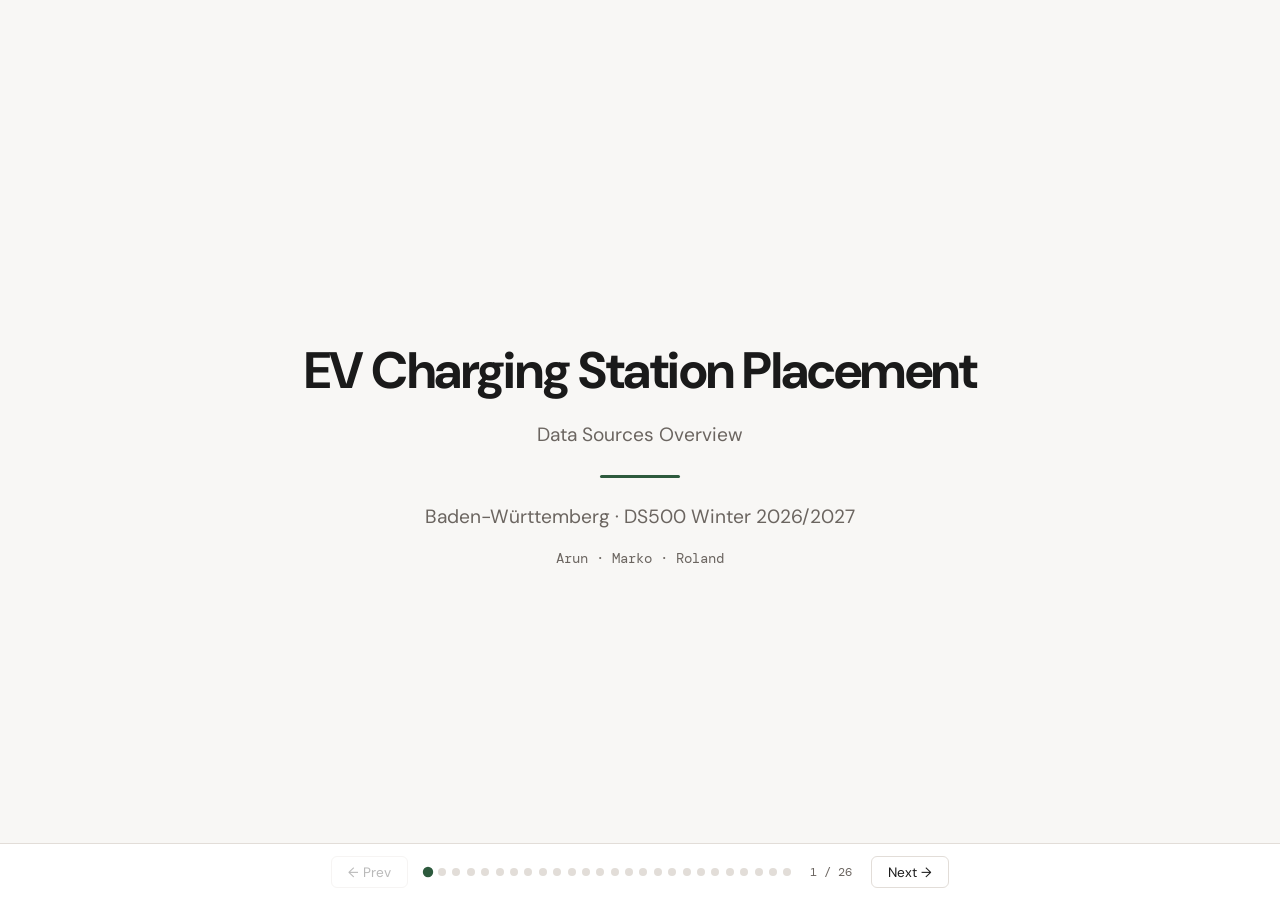
<file: docs/data_sources_presentation.html>
<!DOCTYPE html>
<html lang="en">
<head>
<title>Data Sources Overview</title>
<meta charset="UTF-8">
<meta name="viewport" content="width=device-width, initial-scale=1.0">
<link rel="stylesheet" href="https://fonts.googleapis.com/css2?family=DM+Sans:wght@400;500;700&family=DM+Mono:wght@400;500&display=swap">
<script src="chart.min.js"></script>
<style>
  :root {
    --bg: #f8f7f5;
    --surface: #ffffff;
    --fg: #1a1a1a;
    --fg-muted: #6b6560;
    --accent: #2d5a3d;
    --accent-light: #e8f0eb;
    --border: #e2ddd8;
    --font-body: 'DM Sans', system-ui, sans-serif;
    --font-mono: 'DM Mono', ui-monospace, monospace;
  }
  @media (prefers-color-scheme: dark) {
    :root:not([data-theme="light"]) {
      --bg: #141312;
      --surface: #1e1d1b;
      --fg: #e8e4df;
      --fg-muted: #9a9590;
      --accent: #6dbf8b;
      --accent-light: #1e2e24;
      --border: #2e2c29;
      color-scheme: dark;
    }
  }
  :root[data-theme="dark"] {
    --bg: #141312;
    --surface: #1e1d1b;
    --fg: #e8e4df;
    --fg-muted: #9a9590;
    --accent: #6dbf8b;
    --accent-light: #1e2e24;
    --border: #2e2c29;
    color-scheme: dark;
  }

  *, *::before, *::after { box-sizing: border-box; margin: 0; padding: 0; }

  body {
    background: var(--bg);
    color: var(--fg);
    font-family: var(--font-body);
    line-height: 1.6;
    overflow: hidden;
    height: 100vh;
    width: 100vw;
    user-select: none;
  }

  /* Slide container */
  .deck {
    width: 100vw;
    height: 100vh;
    position: relative;
  }

  .slide {
    position: absolute;
    inset: 0;
    display: flex;
    flex-direction: column;
    justify-content: center;
    align-items: center;
    padding: 2rem 4rem;
    visibility: hidden;
    opacity: 0;
    pointer-events: none;
    transition: opacity 0.4s ease;
  }
  .slide.active {
    visibility: visible;
    opacity: 1;
    pointer-events: auto;
  }
  .slide-inner {
    max-width: 900px;
    width: 100%;
    max-height: 100%;
    overflow-y: auto;
  }

  /* Title slide */
  .slide-title { text-align: center; }
  .slide-title h1 {
    font-size: clamp(2rem, 5vw, 3.2rem);
    font-weight: 700;
    letter-spacing: -0.03em;
    margin-bottom: 0.5rem;
    text-wrap: balance;
  }
  .slide-title .subtitle {
    font-size: 1.2rem;
    color: var(--fg-muted);
    margin-bottom: 0.25rem;
  }
  .slide-title .meta {
    font-family: var(--font-mono);
    font-size: 0.85rem;
    color: var(--fg-muted);
    margin-top: 1rem;
  }
  .slide-title .divider {
    width: 80px;
    height: 3px;
    background: var(--accent);
    margin: 1.5rem auto;
    border-radius: 2px;
  }

  /* Section title */
  .section-label {
    font-family: var(--font-mono);
    font-size: 0.75rem;
    text-transform: uppercase;
    letter-spacing: 0.08em;
    color: var(--accent);
    margin-bottom: 0.5rem;
  }

  /* Slide headings */
  .slide h2 {
    font-size: clamp(1.4rem, 3vw, 2rem);
    font-weight: 700;
    margin-bottom: 1rem;
    letter-spacing: -0.02em;
  }

  /* Badge */
  .badge {
    display: inline-block;
    font-family: var(--font-mono);
    font-size: 0.7rem;
    font-weight: 500;
    padding: 0.15em 0.6em;
    border-radius: 4px;
    background: var(--accent-light);
    color: var(--accent);
    white-space: nowrap;
    vertical-align: middle;
    margin-left: 0.5rem;
  }

  /* Stats row */
  .stat-row {
    display: flex;
    gap: 1rem;
    flex-wrap: wrap;
    margin: 1.25rem 0;
  }
  .stat {
    flex: 1 1 140px;
    min-width: 0;
    background: var(--accent-light);
    border-radius: 8px;
    padding: 0.8rem 1rem;
  }
  .stat .val {
    font-family: var(--font-mono);
    font-variant-numeric: tabular-nums;
    font-size: 1.4rem;
    font-weight: 700;
    color: var(--accent);
  }
  .stat .label {
    font-size: 0.75rem;
    color: var(--fg-muted);
    text-transform: uppercase;
    letter-spacing: 0.04em;
  }

  /* Card on slides */
  .card {
    background: var(--surface);
    border: 1px solid var(--border);
    border-radius: 10px;
    padding: 1.5rem;
    margin-bottom: 0.75rem;
  }

  /* Description text */
  .desc {
    font-size: 1rem;
    color: var(--fg-muted);
    margin-bottom: 0.75rem;
    line-height: 1.7;
  }

  /* Lists */
  .slide ul {
    padding-left: 1.2rem;
    margin: 0.5rem 0;
  }
  .slide li {
    font-size: 0.9rem;
    color: var(--fg-muted);
    margin: 0.3rem 0;
  }
  .slide li strong { color: var(--fg); }

  /* Tables */
  table {
    width: 100%;
    border-collapse: collapse;
    font-size: 0.85rem;
    margin-top: 0.75rem;
  }
  th {
    text-align: left;
    font-weight: 500;
    color: var(--fg-muted);
    border-bottom: 1px solid var(--border);
    padding: 0.5rem 0.6rem;
    font-size: 0.78rem;
    text-transform: uppercase;
    letter-spacing: 0.03em;
  }
  td {
    padding: 0.5rem 0.6rem;
    border-bottom: 1px solid var(--border);
    vertical-align: top;
  }

  /* Note callout */
  .note {
    font-size: 0.85rem;
    color: var(--fg-muted);
    border-left: 3px solid var(--accent);
    padding: 0.6rem 0.85rem;
    margin: 0.75rem 0;
    background: var(--accent-light);
    border-radius: 0 6px 6px 0;
  }

  /* Flow diagram */
  .flow-diagram {
    font-family: var(--font-mono);
    font-size: 0.78rem;
    line-height: 1.9;
    background: var(--surface);
    border: 1px solid var(--border);
    border-radius: 10px;
    padding: 1.25rem 1.5rem;
    overflow-x: auto;
    white-space: pre;
    color: var(--fg-muted);
  }
  .flow-diagram strong { color: var(--accent); font-weight: 500; }

  /* Navigation */
  .nav-bar {
    position: fixed;
    bottom: 0;
    left: 0;
    right: 0;
    display: flex;
    justify-content: center;
    align-items: center;
    gap: 1rem;
    padding: 0.75rem 1rem;
    background: var(--surface);
    border-top: 1px solid var(--border);
    z-index: 100;
  }
  .nav-btn {
    background: none;
    border: 1px solid var(--border);
    border-radius: 6px;
    color: var(--fg);
    font-family: var(--font-body);
    font-size: 0.85rem;
    padding: 0.4rem 1rem;
    cursor: pointer;
    transition: background 0.15s, border-color 0.15s;
  }
  .nav-btn:hover { background: var(--accent-light); border-color: var(--accent); }
  .nav-btn:disabled { opacity: 0.3; cursor: default; }
  .nav-btn:disabled:hover { background: none; border-color: var(--border); }

  /* Dots */
  .dots {
    display: flex;
    gap: 0.4rem;
    align-items: center;
  }
  .dot {
    width: 8px;
    height: 8px;
    border-radius: 50%;
    background: var(--border);
    transition: background 0.3s, transform 0.3s;
    cursor: pointer;
  }
  .dot.active {
    background: var(--accent);
    transform: scale(1.3);
  }

  /* Slide counter */
  .slide-counter {
    font-family: var(--font-mono);
    font-size: 0.75rem;
    color: var(--fg-muted);
    min-width: 3rem;
    text-align: center;
  }

  /* Click zones */
  .click-zone {
    position: fixed;
    top: 0;
    bottom: 60px;
    width: 25%;
    z-index: 50;
    cursor: pointer;
  }
  .click-zone.left { left: 0; }
  .click-zone.right { right: 0; }

  /* Flag badges */
  .flag {
    display: inline-block;
    font-family: var(--font-mono);
    font-size: 0.68rem;
    font-weight: 500;
    padding: 0.15em 0.5em;
    border-radius: 4px;
    white-space: nowrap;
  }
  .flag.warn { background: #fef3cd; color: #856404; }
  .flag.error { background: #f8d7da; color: #721c24; }
  .flag.ok { background: var(--accent-light); color: var(--accent); }
  @media (prefers-color-scheme: dark) {
    :root:not([data-theme="light"]) .flag.warn { background: #3d3520; color: #ffc107; }
    :root:not([data-theme="light"]) .flag.error { background: #3d1c20; color: #f5867a; }
  }
  :root[data-theme="dark"] .flag.warn { background: #3d3520; color: #ffc107; }
  :root[data-theme="dark"] .flag.error { background: #3d1c20; color: #f5867a; }

  /* Two-column layout for stats slides */
  .two-col {
    display: grid;
    grid-template-columns: 1fr 1fr;
    gap: 1rem;
  }
  @media (max-width: 700px) {
    .two-col { grid-template-columns: 1fr; }
  }

  .mini-table { font-size: 0.8rem; }
  .mini-table td, .mini-table th { padding: 0.3rem 0.5rem; }

  /* Chart containers */
  .chart-wrap {
    position: relative;
    width: 100%;
    height: 340px;
    margin: 0.75rem 0;
  }
  .chart-wrap canvas { width: 100% !important; height: 100% !important; }
  .chart-row {
    display: grid;
    grid-template-columns: 1fr 1fr;
    gap: 1rem;
    align-items: start;
  }
  @media (max-width: 700px) {
    .chart-row { grid-template-columns: 1fr; }
    .chart-wrap { max-height: 260px; }
    .chart-wrap canvas { max-height: 260px; }
  }

  /* Completeness heatmap */
  .heatmap-grid {
    display: grid;
    gap: 2px;
    font-size: 0.65rem;
    font-family: var(--font-mono);
  }
  .heatmap-cell {
    padding: 3px 5px;
    text-align: center;
    border-radius: 3px;
    white-space: nowrap;
    overflow: hidden;
    text-overflow: ellipsis;
  }
  .heatmap-header {
    font-weight: 700;
    font-size: 0.7rem;
    padding: 4px 5px;
    text-align: left;
  }

  /* Responsive */
  @media (max-width: 700px) {
    .slide { padding: 2rem 1.5rem 4rem; }
    .stat { flex: 1 1 100px; padding: 0.6rem 0.75rem; }
    .stat .val { font-size: 1.1rem; }
    .flow-diagram { font-size: 0.65rem; padding: 0.75rem 1rem; }
    .dots { gap: 0.3rem; }
    .dot { width: 6px; height: 6px; }
  }
</style>
</head>
<body>

<div class="deck" id="deck">

  <!-- Slide 1: Title -->
  <div class="slide active" data-slide="0">
    <div class="slide-inner slide-title">
      <h1>EV Charging Station Placement</h1>
      <p class="subtitle">Data Sources Overview</p>
      <div class="divider"></div>
      <p class="subtitle">Baden-Württemberg &middot; DS500 Winter 2026/2027</p>
      <p class="meta">Arun &middot; Marko &middot; Roland</p>
    </div>
  </div>

  <!-- Slide 2: At a Glance -->
  <div class="slide" data-slide="1">
    <div class="slide-inner">
      <div class="section-label">Overview</div>
      <h2>At a Glance</h2>
      <div class="stat-row">
        <div class="stat"><div class="val">6</div><div class="label">Data sources</div></div>
        <div class="stat"><div class="val">4</div><div class="label">Institutions</div></div>
        <div class="stat"><div class="val">~33 GB</div><div class="label">Raw data</div></div>
        <div class="stat"><div class="val">~44 MB</div><div class="label">Processed (map)</div></div>
      </div>
      <div class="card" style="margin-top:1.25rem">
        <table>
          <tr><th>Source</th><th>Provider</th><th>Purpose</th><th>Download</th></tr>
          <tr><td>Ladesäulenregister</td><td>Bundesnetzagentur</td><td>Charging stations</td><td><span class="badge">Python</span></td></tr>
          <tr><td>Historic Charging</td><td>MobiData BW</td><td>Real-time availability</td><td><span class="badge" style="background:var(--border);color:var(--fg-muted)">Manual</span> + <span class="badge">Python</span></td></tr>
          <tr><td>Parking Data</td><td>MobiData BW</td><td>Parking locations</td><td><span class="badge">Python</span> (off-street) · <span class="badge" style="background:var(--border);color:var(--fg-muted)">Manual</span> (street)</td></tr>
          <tr><td>Vehicle Statistics</td><td>KBA</td><td>EV demand proxy</td><td><span class="badge">Python</span></td></tr>
          <tr><td>Population Grid</td><td>Zensus 2022</td><td>Population density</td><td><span class="badge">Python</span></td></tr>
          <tr><td>Admin Boundaries</td><td>BKG</td><td>Geometry &amp; filtering</td><td><span class="badge">Python</span></td></tr>
        </table>
      </div>
    </div>
  </div>

  <!-- Slide 3: Bundesnetzagentur -->
  <div class="slide" data-slide="2">
    <div class="slide-inner">
      <div class="section-label">Data Source</div>
      <h2>Bundesnetzagentur Ladesäulenregister <span class="badge">Charging Stations</span></h2>
      <p class="desc">Official register of all public EV charging stations in Germany. Provides station locations, operators, power ratings, connector types, and commissioning dates.</p>
      <div class="stat-row">
        <div class="stat"><div class="val">116,443</div><div class="label">Stations (DE)</div></div>
        <div class="stat"><div class="val">18,863</div><div class="label">Stations (BW)</div></div>
        <div class="stat"><div class="val">47</div><div class="label">Columns</div></div>
      </div>
      <ul>
        <li>Date: 1 September 2026</li>
        <li>Format: CSV (semicolon-separated, German locale)</li>
        <li>Output: <code>ladesaeulen.json</code> (10.1 MB)</li>
      </ul>
    </div>
  </div>

  <!-- Slide 4: MobiData BW Historic -->
  <div class="slide" data-slide="3">
    <div class="slide-inner">
      <div class="section-label">Data Source</div>
      <h2>MobiData BW Historic Charging <span class="badge">Real-time Status</span></h2>
      <p class="desc">Historized real-time availability snapshots of charging stations across Europe. Covers 10 data providers with availability, charging, and out-of-order counts.</p>
      <div class="stat-row">
        <div class="stat"><div class="val">6,031</div><div class="label">Stations (BW snapshot)</div></div>
        <div class="stat"><div class="val">36</div><div class="label">Weekly files</div></div>
        <div class="stat"><div class="val">33 GB</div><div class="label">Raw size</div></div>
      </div>
      <ul>
        <li>Coverage: February &ndash; October 2026 (weeks 05&ndash;40)</li>
        <li>10 providers: ecomovement, opendata_swiss, chargecloud, EnBW, Tesla, and 5 smaller</li>
        <li>Output: <code>historie_bw.geojson</code> (3.8 MB, single-day snapshot)</li>
      </ul>
      <div class="note">
        <strong>Data quality:</strong> From week 34 (17 Aug 2026) row counts drop ~90% &mdash; platform-side archiving change (switch to change-only deltas), not data loss.
      </div>
    </div>
  </div>

  <!-- Slide 5: MobiData BW Parking -->
  <div class="slide" data-slide="4">
    <div class="slide-inner">
      <div class="section-label">Data Source</div>
      <h2>MobiData BW Parking Data <span class="badge">Parking</span></h2>
      <p class="desc">Public parking facilities in Baden-Württemberg: off-street (garages, car parks, underground) and on-street spots. Includes capacity, fees, charging spots, and accessibility.</p>
      <div class="stat-row">
        <div class="stat"><div class="val">9,189</div><div class="label">Off-street</div></div>
        <div class="stat"><div class="val">24,455</div><div class="label">Street</div></div>
        <div class="stat"><div class="val">28,475</div><div class="label">Combined (BW)</div></div>
      </div>
      <ul>
        <li>Date: October 2026</li>
        <li>Types: OFF_STREET_PARKING_GROUND, CAR_PARK, UNDERGROUND, ON_STREET</li>
        <li>Output: <code>parkplaetze_bw.geojson</code> (16.1 MB)</li>
      </ul>
    </div>
  </div>

  <!-- Slide 6: KBA -->
  <div class="slide" data-slide="5">
    <div class="slide-inner">
      <div class="section-label">Data Source</div>
      <h2>KBA Vehicle Registration Statistics <span class="badge">EV Demand</span></h2>
      <p class="desc">Vehicle counts by municipality and fuel type from the Federal Motor Transport Authority. Key demand indicator for BEV and plug-in hybrid adoption.</p>
      <div class="stat-row">
        <div class="stat"><div class="val">~1,100</div><div class="label">Municipalities</div></div>
        <div class="stat"><div class="val">14,667</div><div class="label">EV grid cells</div></div>
      </div>
      <div class="card">
        <table>
          <tr><th>File</th><th>Content</th><th>Status</th></tr>
          <tr><td>FZ 3 (883 KB)</td><td>AGS keys per municipality</td><td>In pipeline</td></tr>
          <tr><td>FZ 27 (1.4 MB)</td><td>Car counts by fuel type per municipality</td><td>In pipeline</td></tr>
          <tr><td>FZ 13 (175 KB)</td><td>Vehicle stock by class</td><td>Not yet used</td></tr>
          <tr><td>EV Grid (915 KB)</td><td>EV share per 5 km cell</td><td>Not yet used</td></tr>
        </table>
      </div>
      <ul>
        <li>Date: 1 October 2024 (FZ3/FZ27), January 2025 (EV grid)</li>
        <li>Output: <code>gemeinden_ev.geojson</code> (3.1 MB)</li>
      </ul>
    </div>
  </div>

  <!-- Slide 7: Zensus -->
  <div class="slide" data-slide="6">
    <div class="slide-inner">
      <div class="section-label">Data Source</div>
      <h2>Zensus 2022 Population Grid <span class="badge">Population</span></h2>
      <p class="desc">Population counts on a 1 km grid from the 2022 German Census. Demand proxy: more residents = more potential charging need.</p>
      <div class="stat-row">
        <div class="stat"><div class="val">210,556</div><div class="label">Grid cells (DE)</div></div>
        <div class="stat"><div class="val">3&ndash;24,164</div><div class="label">Residents per cell</div></div>
      </div>
      <ul>
        <li>Census date: 15 May 2022</li>
        <li>CRS: EPSG:3035, converted to WGS84 in pipeline</li>
        <li>Output: <code>bevoelkerung_1km.json</code> (1.0 MB)</li>
      </ul>
    </div>
  </div>

  <!-- Slide 8: BKG -->
  <div class="slide" data-slide="7">
    <div class="slide-inner">
      <div class="section-label">Data Source</div>
      <h2>BKG Administrative Boundaries <span class="badge">Geometry</span></h2>
      <p class="desc">Official German administrative boundary shapes from the Federal Agency for Cartography and Geodesy. Foundation layer for all spatial filtering and map display.</p>
      <div class="card">
        <table>
          <tr><th>Layer</th><th>Content</th><th>Output</th></tr>
          <tr><td>VG250_LAN</td><td>16 federal states</td><td><code>laender.geojson</code> (4.8 MB)</td></tr>
          <tr><td>VG250_KRS</td><td>44 BW districts</td><td><code>kreise_bw.geojson</code> (2.4 MB)</td></tr>
          <tr><td>VG250_GEM</td><td>1,101 BW municipalities</td><td><code>gemeinden_ev.geojson</code> (merged)</td></tr>
        </table>
      </div>
      <ul>
        <li>Edition: 1 January 2020</li>
        <li>Used for: spatial filter (BW = AGS "08"), map borders, choropleth base</li>
      </ul>
    </div>
  </div>

  <!-- Slide 9: Data Flow -->
  <div class="slide" data-slide="8">
    <div class="slide-inner">
      <div class="section-label">Architecture</div>
      <h2>Data Flow</h2>
      <div class="flow-diagram"><strong>Bundesnetzagentur</strong> ─── CSV ──────────┐
<strong>MobiData BW</strong> ──────── CSV/GeoJSON ──┤
<strong>KBA</strong> ────────────────── Excel ────────┤  extract.py   ┌─── ladesaeulen.json
<strong>Zensus 2022</strong> ─────── CSV (ZIP) ─────┤ ───────────── ├─── parkplaetze_bw.geojson
<strong>BKG VG250</strong> ──────── Shapefile (ZIP) ┘  filter to BW  ├─── gemeinden_ev.geojson
                                     dedup, join   ├─── bevoelkerung_1km.json
                                     simplify      ├─── kreise_bw.geojson
                                                   └─── laender.geojson
                                                          │
                                                     Leaflet map
                                                   (app/index.html)</div>
    </div>
  </div>

  <!-- Slide 10: Descriptive Statistics – Chargers & Population -->
  <div class="slide" data-slide="9">
    <div class="slide-inner">
      <div class="section-label">Statistics</div>
      <h2>Descriptive Statistics: Chargers &amp; Population</h2>
      <div class="two-col">
        <div class="card">
          <h3 style="font-size:0.95rem;margin-bottom:0.5rem">Charging Stations</h3>
          <table class="mini-table">
            <tr><th>Metric</th><th>Value</th></tr>
            <tr><td>Total stations (BW)</td><td>18,863</td></tr>
            <tr><td>Unique operators</td><td>1,861</td></tr>
            <tr><td>Top 5 operator share</td><td>23.2%</td></tr>
            <tr><td>Power: median</td><td>30 kW</td></tr>
            <tr><td>Power: mean</td><td>64 kW</td></tr>
            <tr><td>Power: max</td><td>1,200 kW</td></tr>
            <tr><td>Power missing</td><td>129 (0.7%)</td></tr>
            <tr><td>High-power outliers (IQR)</td><td>3,131 (16.6%)</td></tr>
            <tr><td>Co-located stations</td><td>9,417 rows at 2,054 spots</td></tr>
            <tr><td>Commissioning range</td><td>1992 &ndash; Aug 2026</td></tr>
          </table>
        </div>
        <div class="card">
          <h3 style="font-size:0.95rem;margin-bottom:0.5rem">Population Grid (Zensus 2022)</h3>
          <table class="mini-table">
            <tr><th>Metric</th><th>Value</th></tr>
            <tr><td>Grid cells (BW)</td><td>21,926</td></tr>
            <tr><td>Total population</td><td>11,085,182</td></tr>
            <tr><td>Mean per cell</td><td>506</td></tr>
            <tr><td>Median per cell</td><td>91</td></tr>
            <tr><td>Max per cell</td><td>17,870</td></tr>
            <tr><td>Min per cell</td><td>3</td></tr>
            <tr><td>High-density outliers (IQR)</td><td>2,656 cells</td></tr>
          </table>
          <div class="note" style="margin-top:0.75rem;font-size:0.8rem">
            Distribution is heavily right-skewed &mdash; 75th percentile is 491 but mean is 506. Most cells are rural; a few urban cells drive the average.
          </div>
        </div>
      </div>
    </div>
  </div>

  <!-- Slide 11: Descriptive Statistics – EV & Parking -->
  <div class="slide" data-slide="10">
    <div class="slide-inner">
      <div class="section-label">Statistics</div>
      <h2>Descriptive Statistics: EV Registrations &amp; Parking</h2>
      <div class="two-col">
        <div class="card">
          <h3 style="font-size:0.95rem;margin-bottom:0.5rem">EV by Municipality</h3>
          <table class="mini-table">
            <tr><th>Metric</th><th>Value</th></tr>
            <tr><td>Municipalities</td><td>1,106 (2 missing data)</td></tr>
            <tr><td>Mean cars/municipality</td><td>6,351</td></tr>
            <tr><td>Mean BEV/municipality</td><td>235</td></tr>
            <tr><td>Mean PHEV/municipality</td><td>146</td></tr>
            <tr><td>BEV share: mean</td><td>3.3%</td></tr>
            <tr><td>BEV share: max</td><td>18.6% (Walldorf)</td></tr>
            <tr><td>Municipalities with 0 BEV</td><td>7</td></tr>
            <tr><td>Municipalities with 0 PHEV</td><td>39</td></tr>
          </table>
          <div class="note" style="margin-top:0.75rem;font-size:0.8rem">
            Walldorf (18.6%) and Weissach (12.4%) are extreme outliers &mdash; likely driven by Porsche/SAP corporate fleets.
          </div>
        </div>
        <div class="card">
          <h3 style="font-size:0.95rem;margin-bottom:0.5rem">Parking</h3>
          <table class="mini-table">
            <tr><th>Metric</th><th>Value</th></tr>
            <tr><td>Total sites</td><td>28,475</td></tr>
            <tr><td>ON_STREET</td><td>22,648 (79.5%)</td></tr>
            <tr><td>OFF_STREET</td><td>3,840 (13.5%)</td></tr>
            <tr><td>CAR_PARK + UNDERGROUND</td><td>615 (2.2%)</td></tr>
            <tr><td>Capacity: median</td><td>2</td></tr>
            <tr><td>Capacity: max</td><td>6,000 (Messe P20)</td></tr>
            <tr><td>Sites with charging data</td><td>438 (1.5%)</td></tr>
            <tr><td>Total charging spots</td><td>1,100</td></tr>
            <tr><td>Missing type</td><td>1,370 (4.8%)</td></tr>
          </table>
        </div>
      </div>
    </div>
  </div>

  <!-- Slide 12: Data Quality Flags -->
  <div class="slide" data-slide="11">
    <div class="slide-inner">
      <div class="section-label">Quality</div>
      <h2>Data Quality Flags</h2>
      <div class="card">
        <table class="mini-table">
          <tr><th style="width:25%">Source</th><th>Finding</th><th style="width:15%">Severity</th></tr>
          <tr>
            <td>Chargers</td>
            <td>191 latitude outliers &mdash; one station at 54.3&deg;N (Schleswig-Holstein), well outside BW. Possible geocoding errors that slipped through the Bundesland text filter.</td>
            <td><span class="flag warn">Warning</span></td>
          </tr>
          <tr>
            <td>Chargers</td>
            <td>Earliest commissioning date is 1992 &mdash; plausible (pilot) but worth verifying. Only 1 station before 2001.</td>
            <td><span class="flag ok">Minor</span></td>
          </tr>
          <tr>
            <td>Chargers</td>
            <td>9,417 rows share exact coordinates (2,054 locations). Expected for multi-charger sites, but inflates station count if not grouped.</td>
            <td><span class="flag ok">Note</span></td>
          </tr>
          <tr>
            <td>Parking</td>
            <td>75 sites with capacity = 0. Likely placeholder entries or unmapped street spots.</td>
            <td><span class="flag warn">Warning</span></td>
          </tr>
          <tr>
            <td>Parking</td>
            <td>Massive missing data: operator 97%, opening hours 92%, has_fee 32%, type 4.8%. Most fields are unusable for analysis.</td>
            <td><span class="flag error">High</span></td>
          </tr>
          <tr>
            <td>Parking</td>
            <td>Only 438 of 28,475 sites (1.5%) report charging capacity. Unreliable for charger-parking correlation.</td>
            <td><span class="flag warn">Warning</span></td>
          </tr>
          <tr>
            <td>EV Registrations</td>
            <td>7 municipalities report 0 BEV registrations (smallest: B&ouml;llen with 85 total cars). Very small populations &mdash; genuine zeros, not missing data.</td>
            <td><span class="flag ok">Note</span></td>
          </tr>
          <tr>
            <td>EV Registrations</td>
            <td>Walldorf EV share (18.6%) is 3&times; the runner-up. Extreme outlier driven by corporate fleets; may skew models if not controlled.</td>
            <td><span class="flag warn">Warning</span></td>
          </tr>
          <tr>
            <td>Historic</td>
            <td><code>max_electric_power</code> is in watts (max 600,000), while charger data uses kW (max 1,200). Unit mismatch between datasets.</td>
            <td><span class="flag error">High</span></td>
          </tr>
          <tr>
            <td>Population</td>
            <td>Total 11.09M matches official BW figure. No anomalies detected. Distribution is heavily skewed (expected).</td>
            <td><span class="flag ok">OK</span></td>
          </tr>
        </table>
      </div>
    </div>
  </div>

  <!-- Slide 13: Data Quality Flags (continued) -->
  <div class="slide" data-slide="12">
    <div class="slide-inner">
      <div class="section-label">Quality</div>
      <h2>Data Quality Flags (cont.)</h2>
      <div class="card">
        <table class="mini-table">
          <tr><th style="width:25%">Source</th><th>Finding</th><th style="width:15%">Severity</th></tr>
          <tr>
            <td>Chargers</td>
            <td>8,332 exact duplicates (same coords + power + date) &mdash; 44% of all 18,863 records. Multi-connector entries per station; must group by location before counting stations.</td>
            <td><span class="flag error">High</span></td>
          </tr>
          <tr>
            <td>Chargers</td>
            <td>129 records with rated power = 0 or NaN. Cannot classify as AC/DC; needs imputation or removal.</td>
            <td><span class="flag warn">Warning</span></td>
          </tr>
          <tr>
            <td>Chargers</td>
            <td>6 stations with power &lt; 3 kW (min 1 kW). Suspiciously low &mdash; likely data entry errors or non-public wallboxes.</td>
            <td><span class="flag warn">Warning</span></td>
          </tr>
          <tr>
            <td>Chargers</td>
            <td>9 coordinates with &le;2 decimal places (~1 km accuracy). Too imprecise for spatial analysis at street level.</td>
            <td><span class="flag warn">Warning</span></td>
          </tr>
          <tr>
            <td>Chargers</td>
            <td>1,087 operators run only 1 station (long tail). Name inconsistencies likely inflate this count (e.g. &ldquo;EnBW&rdquo; appears under 3+ variants).</td>
            <td><span class="flag ok">Note</span></td>
          </tr>
          <tr>
            <td>Parking</td>
            <td>P20 Mannheim reports capacity 6,000 &mdash; extreme outlier (next largest: ~2,000). Verify against external source.</td>
            <td><span class="flag warn">Warning</span></td>
          </tr>
          <tr>
            <td>Parking</td>
            <td>46% missing addresses, 87% missing fee info, 99% missing coverage/height/stay fields. Only name, capacity, and type are analytically usable.</td>
            <td><span class="flag error">High</span></td>
          </tr>
          <tr>
            <td>Historic</td>
            <td><code>chargepoint_static_count</code> is 0 for all 6,031 stations. Column appears broken in the source &mdash; do not use for capacity analysis.</td>
            <td><span class="flag error">High</span></td>
          </tr>
          <tr>
            <td>Historic</td>
            <td>99.6% of stations show a chargepoint count mismatch (static &ne; sum of available + charging + out-of-order + inoperative + unknown). Caused by the broken static column.</td>
            <td><span class="flag error">High</span></td>
          </tr>
          <tr>
            <td>Historic</td>
            <td>One station reports 253 available chargepoints &mdash; extreme outlier. Likely a charging park or aggregated hub; verify before using as single-station metric.</td>
            <td><span class="flag warn">Warning</span></td>
          </tr>
          <tr>
            <td>EV Registrations</td>
            <td>2 municipalities have NaN for all vehicle counts. Missing data, not zero &mdash; exclude from ratio calculations.</td>
            <td><span class="flag warn">Warning</span></td>
          </tr>
          <tr>
            <td>EV Registrations</td>
            <td>Sindelfingen has 5,571 PHEV (2nd highest after Stuttgart). Mercedes-Benz HQ &mdash; another corporate fleet outlier alongside Walldorf.</td>
            <td><span class="flag ok">Note</span></td>
          </tr>
          <tr>
            <td>Cross-dataset</td>
            <td>Only 22% of BNetzA chargers are within 200 m of a MobiData parking spot. Parking dataset has poor coverage of on-street charger locations.</td>
            <td><span class="flag warn">Warning</span></td>
          </tr>
          <tr>
            <td>Cross-dataset</td>
            <td>125 historic stations (2.1%) have no BNetzA match within 1 km. Possible new installations, decommissioned sites, or geocoding drift between sources.</td>
            <td><span class="flag ok">Note</span></td>
          </tr>
        </table>
      </div>
    </div>
  </div>

  <!-- Slide 14: Power Distribution -->
  <div class="slide" data-slide="13">
    <div class="slide-inner">
      <div class="section-label">Exploratory Analysis</div>
      <h2>Charging Power Distribution</h2>
      <p class="desc">Stations &le;50 kW are AC (normal charging). From 50 kW upward it&rsquo;s DC fast charging &mdash; a distinct second mode making up 16.6% of all stations, not statistical noise.</p>
      <div class="chart-wrap"><canvas id="chartPower"></canvas></div>
    </div>
  </div>

  <!-- Slide 15: Commissioning Timeline -->
  <div class="slide" data-slide="14">
    <div class="slide-inner">
      <div class="section-label">Exploratory Analysis</div>
      <h2>Commissioning Timeline</h2>
      <p class="desc">Exponential growth since 2018. The 2026 count is partial (data cutoff: 1 Sep 2026). Cumulative line shows the infrastructure doubling roughly every 2.5 years.</p>
      <div class="chart-wrap"><canvas id="chartTimeline"></canvas></div>
      <div class="note" style="font-size:0.8rem">Bars show new stations per year; orange line is the cumulative total.</div>
    </div>
  </div>

  <!-- Slide 16: Pop vs Charger Density -->
  <div class="slide" data-slide="15">
    <div class="slide-inner">
      <div class="section-label">Exploratory Analysis</div>
      <h2>Population Density vs Charger Density</h2>
      <p class="desc">Per district (Kreis). Urban districts cluster top-right; rural districts bottom-left. Outliers: Stuttgart and Heilbronn (city) have disproportionately high charger density.</p>
      <div class="chart-wrap"><canvas id="chartPopCharger"></canvas></div>
    </div>
  </div>

  <!-- Slide 17: EV Share vs Charger Supply -->
  <div class="slide" data-slide="16">
    <div class="slide-inner">
      <div class="section-label">Exploratory Analysis</div>
      <h2>EV Share vs Charger Supply per District</h2>
      <p class="desc">Districts with high EV adoption don&rsquo;t always have proportional charger supply. Stuttgart leads both axes. B&ouml;blingen (EV share 10.2%) is well-served; Alb-Donau-Kreis (31 chargers/10k pop) overperforms on supply relative to its 4.8% EV share.</p>
      <div class="chart-wrap"><canvas id="chartEvCharger"></canvas></div>
    </div>
  </div>

  <!-- Slide 18: Cross-dataset Consistency -->
  <div class="slide" data-slide="17">
    <div class="slide-inner">
      <div class="section-label">Cross-dataset</div>
      <h2>Cross-dataset Consistency</h2>
      <div class="two-col">
        <div class="card">
          <h3 style="font-size:0.95rem;margin-bottom:0.5rem">Chargers vs Historic Stations</h3>
          <p class="desc" style="font-size:0.85rem">Spatial match between BNetzA register (18,863) and MobiData BW snapshot (6,031) within proximity thresholds.</p>
          <div class="stat-row">
            <div class="stat"><div class="val">85.5%</div><div class="label">Within 100 m</div></div>
            <div class="stat"><div class="val">95.8%</div><div class="label">Within 500 m</div></div>
            <div class="stat"><div class="val">255</div><div class="label">No match</div></div>
          </div>
          <div class="note" style="font-size:0.8rem">Historic dataset is smaller (10 providers vs all). 4.2% unmatched stations likely from providers not in MobiData.</div>
        </div>
        <div class="card">
          <h3 style="font-size:0.95rem;margin-bottom:0.5rem">Chargers near Parking</h3>
          <p class="desc" style="font-size:0.85rem">How many of 18,863 charger locations are within proximity of a known parking site?</p>
          <div class="stat-row">
            <div class="stat"><div class="val">15.7%</div><div class="label">Within 100 m</div></div>
            <div class="stat"><div class="val">39.6%</div><div class="label">Within 500 m</div></div>
            <div class="stat"><div class="val">60.4%</div><div class="label">No nearby parking</div></div>
          </div>
          <div class="note" style="font-size:0.8rem">Most chargers are not near mapped parking. Could indicate curbside charging, private lots, or incomplete parking data.</div>
        </div>
      </div>
    </div>
  </div>

  <!-- Slide 19: Spatial Sanity -->
  <div class="slide" data-slide="18">
    <div class="slide-inner">
      <div class="section-label">Quality</div>
      <h2>Spatial Sanity Check</h2>
      <p class="desc">Bounding-box test: how many points fall outside Baden-W&uuml;rttemberg&rsquo;s extent (47.53&ndash;49.79&deg;N, 7.51&ndash;10.50&deg;E)?</p>
      <div class="card">
        <table class="mini-table">
          <tr><th>Dataset</th><th>Total</th><th>Outside BW bbox</th><th>Lat range</th><th>Lon range</th><th>Status</th></tr>
          <tr><td>Chargers</td><td>18,863</td><td>126</td><td>47.55 &ndash; 54.32</td><td>7.36 &ndash; 10.44</td><td><span class="flag warn">126 outside</span></td></tr>
          <tr><td>Population</td><td>21,926</td><td>0</td><td>47.54 &ndash; 49.78</td><td>7.53 &ndash; 10.47</td><td><span class="flag ok">Clean</span></td></tr>
          <tr><td>Parking</td><td>28,475</td><td>0</td><td>47.55 &ndash; 49.79</td><td>7.52 &ndash; 10.44</td><td><span class="flag ok">Clean</span></td></tr>
          <tr><td>Historic</td><td>6,031</td><td>0</td><td>47.55 &ndash; 49.79</td><td>7.52 &ndash; 10.44</td><td><span class="flag ok">Clean</span></td></tr>
        </table>
      </div>
      <div class="note" style="margin-top:0.75rem">
        <strong>Charger outliers:</strong> 126 stations have coordinates outside BW despite <code>Bundesland = "Baden-W&uuml;rttemberg"</code>. The worst is at 54.32&deg;N (northern Germany). These are geocoding errors in the BNetzA source &mdash; filter by geometry, not just text field.
      </div>
    </div>
  </div>

  <!-- Slide 20: Completeness Matrix -->
  <div class="slide" data-slide="19">
    <div class="slide-inner">
      <div class="section-label">Quality</div>
      <h2>Field Completeness Matrix</h2>
      <p class="desc">Percentage of non-null values per field. Green = &gt;80%, yellow = 20&ndash;80%, red = &lt;20%. Only selected fields shown.</p>
      <div class="card" id="completenessCard" style="overflow-x:auto"></div>
    </div>
  </div>

  <!-- Slide 21: Historic Weekly Time Series -->
  <div class="slide" data-slide="20">
    <div class="slide-inner">
      <div class="section-label">Temporal</div>
      <h2>Historic Data: Weekly Row Counts</h2>
      <p class="desc">The week-34 drop is clearly visible: rows fall from ~16M to ~1.6M. This is the platform-side archiving change (change-only deltas). Week 38 is anomalous (102k stations reported).</p>
      <div class="chart-wrap"><canvas id="chartWeekly"></canvas></div>
    </div>
  </div>

  <!-- Slide 22: Limitations -->
  <div class="slide" data-slide="21">
    <div class="slide-inner">
      <div class="section-label">Caveats</div>
      <h2>Known Limitations</h2>
      <div class="card">
        <ul>
          <li><strong>Temporal mismatch:</strong> KBA vehicle data (Oct 2024) lags ~2 years behind charging data (Sep 2026). EV adoption has likely grown.</li>
          <li style="margin-top:0.6rem"><strong>Boundary edition:</strong> VG250 is from 2020; municipal mergers since may cause join mismatches.</li>
          <li style="margin-top:0.6rem"><strong>Historic coverage bias:</strong> MobiData BW feed favors networks with live feeds; smaller operators may be underrepresented.</li>
          <li style="margin-top:0.6rem"><strong>Street parking completeness:</strong> ON_STREET data comes from specific municipal surveys, not a comprehensive BW-wide census.</li>
          <li style="margin-top:0.6rem"><strong>Not yet integrated:</strong> KBA FZ 13 (vehicle classes), KBA 5 km EV grid (fine-grained EV share).</li>
        </ul>
      </div>
    </div>
  </div>

  <!-- Slide 23: Analysis Methods -->
  <div class="slide" data-slide="22">
    <div class="slide-inner">
      <div class="section-label">Methods</div>
      <h2>Planned Analysis Methods</h2>
      <div class="two-col">
        <div class="card">
          <h3 style="font-size:0.95rem;margin-bottom:0.5rem">Spatial Analysis</h3>
          <ul>
            <li><strong>Gap analysis:</strong> Overlay charger density vs demand proxies (population, EV share) per district to find underserved areas</li>
            <li style="margin-top:0.5rem"><strong>Clustering:</strong> DBSCAN or k-means on charger locations to identify coverage clusters and spatial gaps</li>
            <li style="margin-top:0.5rem"><strong>Spatial autocorrelation:</strong> Moran&rsquo;s I to test whether charger placement correlates with demand or is spatially random</li>
          </ul>
        </div>
        <div class="card">
          <h3 style="font-size:0.95rem;margin-bottom:0.5rem">Scoring &amp; Utilization</h3>
          <ul>
            <li><strong>Weighted scoring model:</strong> Rank candidate locations (parking sites without nearby chargers) by population density + EV share + distance to nearest charger</li>
            <li style="margin-top:0.5rem"><strong>Historic utilization:</strong> Use MobiData availability snapshots to identify high-demand stations (low availability = high usage), then characterize what makes those locations attractive</li>
          </ul>
        </div>
      </div>
      <div class="note" style="margin-top:0.75rem;font-size:0.85rem">All methods use scikit-learn, geopandas, and scipy &mdash; already in the project stack. Results feed into the Leaflet map as a recommendation layer.</div>
    </div>
  </div>

  <!-- Slide 24: Planned Analysis Method 2 — Placement Optimization -->
  <div class="slide" data-slide="23">
    <div class="slide-inner">
      <div class="section-label">Methods</div>
      <h2>Placement Optimization Pipeline</h2>
      <p class="desc" style="margin-bottom:0.5rem"><strong>Input:</strong> <em>k</em> stations to build. <code>k = Budget &div; Price-per-CS-Type</code> (prices scraped &amp; averaged, updated monthly).</p>

      <div class="card" style="margin-bottom:0.4rem;padding:0.6rem 0.8rem">
        <h3 style="font-size:0.85rem;margin-bottom:0.3rem;color:var(--accent)">Level 0 &mdash; Baseline &amp; Benchmark</h3>
        <table class="mini-table" style="font-size:0.78rem">
          <tr><th style="width:6%"></th><th style="width:22%">Component</th><th>Description</th></tr>
          <tr><td><strong>A0</strong></td><td>Demand grid</td><td>5 km grid with <code>EV-share &times; Population</code>. Superimpose existing CS.</td></tr>
          <tr><td><strong>B0</strong></td><td>Greedy max-coverage</td><td>Radius <em>R</em> around existing CS = covered. Max &Sigma;&nbsp;demand&nbsp;&times;&nbsp;covered, s.t. &le;<em>k</em> new sites.</td></tr>
          <tr><td><strong>C</strong></td><td>Evaluation</td><td>Compare against recent installations as ground truth.</td></tr>
        </table>
      </div>

      <div class="card" style="margin-bottom:0.4rem;padding:0.6rem 0.8rem">
        <h3 style="font-size:0.85rem;margin-bottom:0.3rem;color:var(--accent)">Level 1 &mdash; Exact Optimization</h3>
        <table class="mini-table" style="font-size:0.78rem">
          <tr><th style="width:6%"></th><th style="width:22%">Component</th><th>Description</th></tr>
          <tr><td><strong>A1</strong></td><td>Better demand</td><td>Add weights: house/apartment density, POI proximity, literature-backed factors.</td></tr>
          <tr><td><strong>B1</strong></td><td>Exact solver</td><td>Replace greedy with HiGHS / OR-Tools / PuLP (open-source mathematical optimization).</td></tr>
        </table>
      </div>

      <div class="card" style="padding:0.6rem 0.8rem">
        <h3 style="font-size:0.85rem;margin-bottom:0.3rem;color:var(--accent)">Level 2 &mdash; ML-based</h3>
        <table class="mini-table" style="font-size:0.78rem">
          <tr><th style="width:6%"></th><th style="width:22%">Component</th><th>Description</th></tr>
          <tr><td><strong>A2</strong></td><td>ML demand</td><td>XGBoost / Gradient Boosting. Features: population, EV density, home-charging gap, POIs, road class, traffic, station attrs, local context.</td></tr>
          <tr><td><strong>B2</strong></td><td>Spatial placement</td><td>Spatial search models with competition &amp; road-distance. Needs further research.</td></tr>
        </table>
        <div class="note" style="margin-top:0.3rem;font-size:0.75rem"><strong>Limitations:</strong> endogeneity &amp; selection bias &mdash; stations placed <em>because</em> demand exists biases training data.</div>
      </div>
    </div>
  </div>

  <!-- Slide 25: Project Roadmap -->
  <div class="slide" data-slide="24">
    <div class="slide-inner">
      <div class="section-label">Roadmap</div>
      <h2>Project Roadmap</h2>
      <div class="card">
        <table class="mini-table">
          <tr><th style="width:30%">Phase</th><th style="width:15%">Status</th><th>Details</th></tr>
          <tr>
            <td><strong>Data collection</strong></td>
            <td><span class="flag ok">Done</span></td>
            <td>6 sources, automated pipeline (<code>extract.py</code>), 33 GB raw &rarr; 44 MB processed</td>
          </tr>
          <tr>
            <td><strong>Data quality / EDA</strong></td>
            <td><span class="badge">In progress</span></td>
            <td>Completeness matrix, outlier detection, cross-dataset consistency, spatial sanity checks</td>
          </tr>
          <tr>
            <td><strong>Feature engineering</strong></td>
            <td><span class="flag warn">Next</span></td>
            <td>Demand score per grid cell, coverage gap metrics, utilization features from historic data</td>
          </tr>
          <tr>
            <td><strong>Model / scoring</strong></td>
            <td><span class="flag warn">Next</span></td>
            <td>Weighted placement model, clustering, spatial autocorrelation analysis</td>
          </tr>
          <tr>
            <td><strong>Map visualization</strong></td>
            <td><span class="badge">In progress</span></td>
            <td>Leaflet map with data layers live; needs model output / recommendation layer</td>
          </tr>
          <tr>
            <td><strong>Validation</strong></td>
            <td><span class="flag" style="background:var(--border);color:var(--fg-muted)">Planned</span></td>
            <td>Compare recommendations against recent 2025&ndash;2026 installations as ground truth</td>
          </tr>
          <tr>
            <td><strong>Report &amp; presentation</strong></td>
            <td><span class="flag" style="background:var(--border);color:var(--fg-muted)">Planned</span></td>
            <td>Final deliverable: interactive webapp, video, documentation</td>
          </tr>
        </table>
      </div>
    </div>
  </div>

  <!-- Slide 26: End -->
  <div class="slide" data-slide="25">
    <div class="slide-inner slide-title">
      <h1>Thank You</h1>
      <div class="divider"></div>
      <p class="subtitle">DS500 Data Science Project &middot; DHBW &middot; Winter Term 2026/2027</p>
      <p class="meta" style="margin-top:0.5rem">All data sources are openly licensed German public data.</p>
    </div>
  </div>

</div>

<!-- Click zones -->
<div class="click-zone left" id="clickLeft"></div>
<div class="click-zone right" id="clickRight"></div>

<!-- Navigation bar -->
<div class="nav-bar">
  <button class="nav-btn" id="prevBtn">&larr; Prev</button>
  <div class="dots" id="dots"></div>
  <span class="slide-counter" id="counter"></span>
  <button class="nav-btn" id="nextBtn">Next &rarr;</button>
</div>

<script>
  // --- Navigation ---
  const slides = document.querySelectorAll('.slide');
  const total = slides.length;
  let current = 0;
  const dotsEl = document.getElementById('dots');
  const counterEl = document.getElementById('counter');
  const prevBtn = document.getElementById('prevBtn');
  const nextBtn = document.getElementById('nextBtn');

  for (let i = 0; i < total; i++) {
    const d = document.createElement('div');
    d.className = 'dot' + (i === 0 ? ' active' : '');
    d.addEventListener('click', () => goTo(i));
    dotsEl.appendChild(d);
  }

  const initialized = new Set();
  function goTo(n) {
    if (n < 0 || n >= total) return;
    slides[current].classList.remove('active');
    dotsEl.children[current].classList.remove('active');
    current = n;
    slides[current].classList.add('active');
    dotsEl.children[current].classList.add('active');
    counterEl.textContent = (current + 1) + ' / ' + total;
    prevBtn.disabled = current === 0;
    nextBtn.disabled = current === total - 1;
    // Lazy-init charts on first visit, resize on revisit
    requestAnimationFrame(() => {
      if (!initialized.has(n) && chartInits[n]) {
        chartInits[n]();
        initialized.add(n);
      }
      slides[current].querySelectorAll('canvas').forEach(c => {
        const ch = Chart.getChart(c);
        if (ch) ch.resize();
      });
    });
  }
  function next() { goTo(current + 1); }
  function prev() { goTo(current - 1); }
  prevBtn.addEventListener('click', prev);
  nextBtn.addEventListener('click', next);
  document.getElementById('clickLeft').addEventListener('click', prev);
  document.getElementById('clickRight').addEventListener('click', next);
  document.addEventListener('keydown', (e) => {
    if (e.key === 'ArrowRight' || e.key === ' ') { e.preventDefault(); next(); }
    if (e.key === 'ArrowLeft') { e.preventDefault(); prev(); }
    if (e.key === 'Home') { e.preventDefault(); goTo(0); }
    if (e.key === 'End') { e.preventDefault(); goTo(total - 1); }
  });
  let touchX = 0;
  document.addEventListener('touchstart', (e) => { touchX = e.changedTouches[0].screenX; });
  document.addEventListener('touchend', (e) => {
    const dx = e.changedTouches[0].screenX - touchX;
    if (Math.abs(dx) > 50) { dx < 0 ? next() : prev(); }
  });

  // --- Chart theme ---
  const isDark = window.matchMedia('(prefers-color-scheme: dark)').matches;
  const cAccent = isDark ? '#6dbf8b' : '#2d5a3d';
  const cAccent2 = isDark ? '#8ecfaa' : '#4a8d64';
  const cMuted = isDark ? '#9a9590' : '#6b6560';
  const cBorder = isDark ? '#2e2c29' : '#e2ddd8';
  const cWarn = isDark ? '#ffc107' : '#e6a200';
  const cError = isDark ? '#f5867a' : '#dc3545';

  Chart.defaults.color = cMuted;
  Chart.defaults.borderColor = cBorder;
  Chart.defaults.font.family = "'DM Sans', system-ui, sans-serif";
  Chart.defaults.font.size = 12;
  Chart.defaults.plugins.legend.labels.usePointStyle = true;

  // Shared data
  const popLabels = ["Stuttgart","Böblingen","Esslingen","Göppingen","Ludwigsburg","Rems-Murr","Heilbronn (city)","Heilbronn","Hohenlohe","Schwäb. Hall","Main-Tauber","Heidenheim","Ostalb","Baden-Baden","Karlsruhe (city)","Karlsruhe","Rastatt","Heidelberg","Mannheim","Neckar-Odenwald","Rhein-Neckar","Pforzheim","Calw","Enzkreis","Freudenstadt","Freiburg","Breisgau-HSW","Emmendingen","Ortenau","Rottweil","Schwarzwald-Baar","Tuttlingen","Konstanz","Lörrach","Waldshut","Reutlingen","Tübingen","Zollernalb","Ulm","Alb-Donau","Biberach","Bodensee","Ravensburg","Sigmaringen"];

  // Map slide index → init function (lazy chart creation)
  const chartInits = {
    13: () => {
      new Chart(document.getElementById('chartPower'), {
        type: 'bar',
        data: {
          labels: ['≤11 kW','12–22 kW','23–50 kW','51–100 kW','101–150 kW','151–300 kW','301–500 kW','500+ kW'],
          datasets: [{
            label: 'Stations',
            data: [2217, 6424, 6618, 728, 765, 1493, 477, 12],
            backgroundColor: [cAccent,cAccent,cAccent,cWarn,cWarn,cWarn,cError,cError],
            borderRadius: 4,
          }]
        },
        options: {
          responsive: true, maintainAspectRatio: false,
          plugins: { legend: { display: false }, tooltip: { callbacks: { label: c => c.parsed.y.toLocaleString() + ' stations' } } },
          scales: { y: { beginAtZero: true, title: { display: true, text: 'Stations' }, grid: { color: cBorder } }, x: { grid: { display: false } } }
        }
      });
    },
    14: () => {
      new Chart(document.getElementById('chartTimeline'), {
        type: 'bar',
        data: {
          labels: ['1992','2001','2008','2010','2011','2012','2013','2014','2015','2016','2017','2018','2019','2020','2021','2022','2023','2024','2025','2026'],
          datasets: [
            { label: 'New per year', data: [1,1,1,3,10,46,11,35,45,169,160,647,784,1210,1722,3017,3919,2772,2862,1448], backgroundColor: cAccent, borderRadius: 3, order: 2 },
            { label: 'Cumulative', data: [1,2,3,6,16,62,73,108,153,322,482,1129,1913,3123,4845,7862,11781,14553,17415,18863], type: 'line', borderColor: cWarn, backgroundColor: 'transparent', pointRadius: 2, borderWidth: 2, yAxisID: 'y1', order: 1 }
          ]
        },
        options: {
          responsive: true, maintainAspectRatio: false,
          plugins: { legend: { position: 'top' } },
          scales: {
            y: { beginAtZero: true, title: { display: true, text: 'New per year' }, grid: { color: cBorder } },
            y1: { beginAtZero: true, position: 'right', title: { display: true, text: 'Cumulative' }, grid: { display: false } },
            x: { grid: { display: false } }
          }
        }
      });
    },
    15: () => {
      const popDens = [2889.5,635.2,822.5,397.2,774.0,512.1,4725.6,432.8,147.0,133.0,101.5,213.2,208.3,406.3,4348.6,698.0,311.2,1418.2,2149.9,128.4,524.3,1359.8,199.4,345.2,137.8,1536.1,192.6,245.3,235.0,180.6,205.2,194.5,344.5,283.8,144.9,264.5,442.4,208.6,1029.4,143.5,144.2,305.9,175.3,108.8];
      const chDens = [11.0,1.76,1.14,0.66,1.04,0.68,10.56,0.97,0.36,0.21,0.19,0.21,0.3,0.76,5.19,0.83,0.44,3.71,3.25,0.17,0.59,1.87,0.33,0.37,0.23,3.09,0.28,0.39,0.39,0.25,0.26,0.25,0.51,0.32,0.2,0.33,0.74,0.16,2.89,0.44,0.12,0.53,0.38,0.1];
      new Chart(document.getElementById('chartPopCharger'), {
        type: 'scatter',
        data: { datasets: [{ label: 'Districts', data: popDens.map((p, i) => ({ x: p, y: chDens[i] })), backgroundColor: cAccent + 'aa', borderColor: cAccent, pointRadius: 5, pointHoverRadius: 7 }] },
        options: {
          responsive: true, maintainAspectRatio: false,
          plugins: { legend: { display: false }, tooltip: { callbacks: { label: c => popLabels[c.dataIndex] + ': pop ' + c.parsed.x.toLocaleString() + '/km², chargers ' + c.parsed.y + '/km²' } } },
          scales: { x: { title: { display: true, text: 'Population density (per km²)' }, grid: { color: cBorder } }, y: { title: { display: true, text: 'Charger density (per km²)' }, grid: { color: cBorder } } }
        }
      });
    },
    16: () => {
      const evShare = [11.3,10.21,7.05,5.16,6.26,5.83,5.11,5.69,5.74,5.04,4.24,3.96,4.91,6.33,6.89,5.33,5.56,6.34,6.18,4.36,7.35,5.58,5.95,5.5,4.81,6.04,5.18,4.67,4.6,4.83,4.88,5.33,5.37,5.25,5.22,5.31,5.64,4.63,6.48,4.84,4.96,6.22,5.14,4.39];
      const ch10k = [38.1,27.7,13.9,16.6,13.5,13.4,22.3,22.3,24.8,15.9,19.0,10.0,14.4,18.8,11.9,11.9,14.3,26.2,15.1,13.1,11.3,13.8,16.6,10.6,16.7,20.1,14.6,15.7,16.6,13.7,12.6,12.8,14.8,11.2,13.9,12.5,16.7,7.5,28.0,31.0,8.3,17.4,21.5,9.1];
      new Chart(document.getElementById('chartEvCharger'), {
        type: 'scatter',
        data: { datasets: [{ label: 'Districts', data: evShare.map((e, i) => ({ x: e, y: ch10k[i] })), backgroundColor: cAccent2 + 'aa', borderColor: cAccent2, pointRadius: 5, pointHoverRadius: 7 }] },
        options: {
          responsive: true, maintainAspectRatio: false,
          plugins: { legend: { display: false }, tooltip: { callbacks: { label: c => popLabels[c.dataIndex] + ': EV ' + c.parsed.x + '%, ' + c.parsed.y + ' chargers/10k' } } },
          scales: { x: { title: { display: true, text: 'EV share (BEV+PHEV, %)' }, grid: { color: cBorder } }, y: { title: { display: true, text: 'Chargers per 10,000 residents' }, grid: { color: cBorder } } }
        }
      });
    },
    19: () => {
      // Completeness heatmap (HTML table, not a chart)
      const compData = {
        'Chargers': { 'ID':100,'Operator':100,'Power':100,'Date':100,'Address':100,'Lat/Lon':100,'Payment':90.2,'Display name':38.6,'Hours detail':30.2,'Parking info':45.2,'Connector 2':75.5,'Connector 3':6.3,'EVSE-ID':29.8 },
        'Parking': { 'Name':98.8,'Type':95.2,'Capacity':100,'Address':53.9,'Has fee':68.0,'Operator':2.6,'Hours':7.6,'Lighting':4.8,'Covered':0.3,'Charging cap.':1.5,'Disabled cap.':14.8,'Fee desc.':12.6 },
        'EV Municip.': { 'AGS':100,'Name':100,'Total cars':99.8,'BEV':99.8,'PHEV':99.8 },
        'Historic': { 'ID':100,'Operator':100,'Address':100,'Source':100,'Power':100,'Available':100,'Charging':100,'Out of order':100,'Name':84.9 }
      };
      const card = document.getElementById('completenessCard');
      const allFields = new Set();
      const dsNames = Object.keys(compData);
      dsNames.forEach(ds => Object.keys(compData[ds]).forEach(f => allFields.add(f)));
      const fields = [...allFields];
      let h = '<table class="mini-table" style="font-size:0.75rem"><tr><th></th>';
      dsNames.forEach(ds => { h += '<th style="text-align:center;min-width:70px">' + ds + '</th>'; });
      h += '</tr>';
      fields.forEach(f => {
        h += '<tr><td style="white-space:nowrap">' + f + '</td>';
        dsNames.forEach(ds => {
          const v = compData[ds]?.[f];
          if (v === undefined) {
            h += '<td style="text-align:center;background:var(--bg);color:var(--fg-muted)">—</td>';
          } else {
            const bg = v >= 80 ? (isDark ? '#1e2e24' : '#e8f0eb') : v >= 20 ? (isDark ? '#3d3520' : '#fef3cd') : (isDark ? '#3d1c20' : '#f8d7da');
            const fg = v >= 80 ? cAccent : v >= 20 ? cWarn : cError;
            h += '<td style="text-align:center;background:' + bg + ';color:' + fg + ';font-weight:500;font-family:var(--font-mono)">' + v + '%</td>';
          }
        });
        h += '</tr>';
      });
      h += '</table>';
      card.innerHTML = h;
    },
    20: () => {
      const weeklyData = [
        {w:'W05',r:11.0},{w:'W06',r:17.8},{w:'W07',r:18.1},{w:'W08',r:18.0},{w:'W09',r:17.2},
        {w:'W10',r:18.0},{w:'W11',r:18.0},{w:'W12',r:17.9},{w:'W13',r:20.8},{w:'W14',r:22.3},
        {w:'W15',r:22.1},{w:'W16',r:22.5},{w:'W17',r:19.4},{w:'W18',r:13.9},{w:'W19',r:20.1},
        {w:'W20',r:19.0},{w:'W21',r:20.7},{w:'W22',r:16.0},{w:'W23',r:17.7},{w:'W24',r:17.5},
        {w:'W25',r:27.9},{w:'W26',r:21.5},{w:'W27',r:21.7},{w:'W28',r:21.1},{w:'W29',r:17.0},
        {w:'W30',r:20.0},{w:'W31',r:13.7},{w:'W32',r:24.0},{w:'W33',r:16.0},
        {w:'W34',r:1.6},{w:'W35',r:1.7},{w:'W36',r:1.7},{w:'W37',r:1.6},
        {w:'W38',r:2.1},{w:'W39',r:1.9},{w:'W40',r:7.4}
      ];
      new Chart(document.getElementById('chartWeekly'), {
        type: 'bar',
        data: {
          labels: weeklyData.map(d => d.w),
          datasets: [{ label: 'Rows (millions)', data: weeklyData.map(d => d.r), backgroundColor: weeklyData.map(d => d.w === 'W34' ? cError : d.w === 'W38' ? cWarn : cAccent), borderRadius: 2 }]
        },
        options: {
          responsive: true, maintainAspectRatio: false,
          plugins: { legend: { display: false }, tooltip: { callbacks: { label: c => c.parsed.y.toFixed(1) + 'M rows' } } },
          scales: { y: { beginAtZero: true, title: { display: true, text: 'Rows (millions)' }, grid: { color: cBorder } }, x: { grid: { display: false }, ticks: { maxRotation: 90, font: { size: 10 } } } }
        }
      });
    }
  };

  goTo(0);
</script>

</body>
</html>
</file>
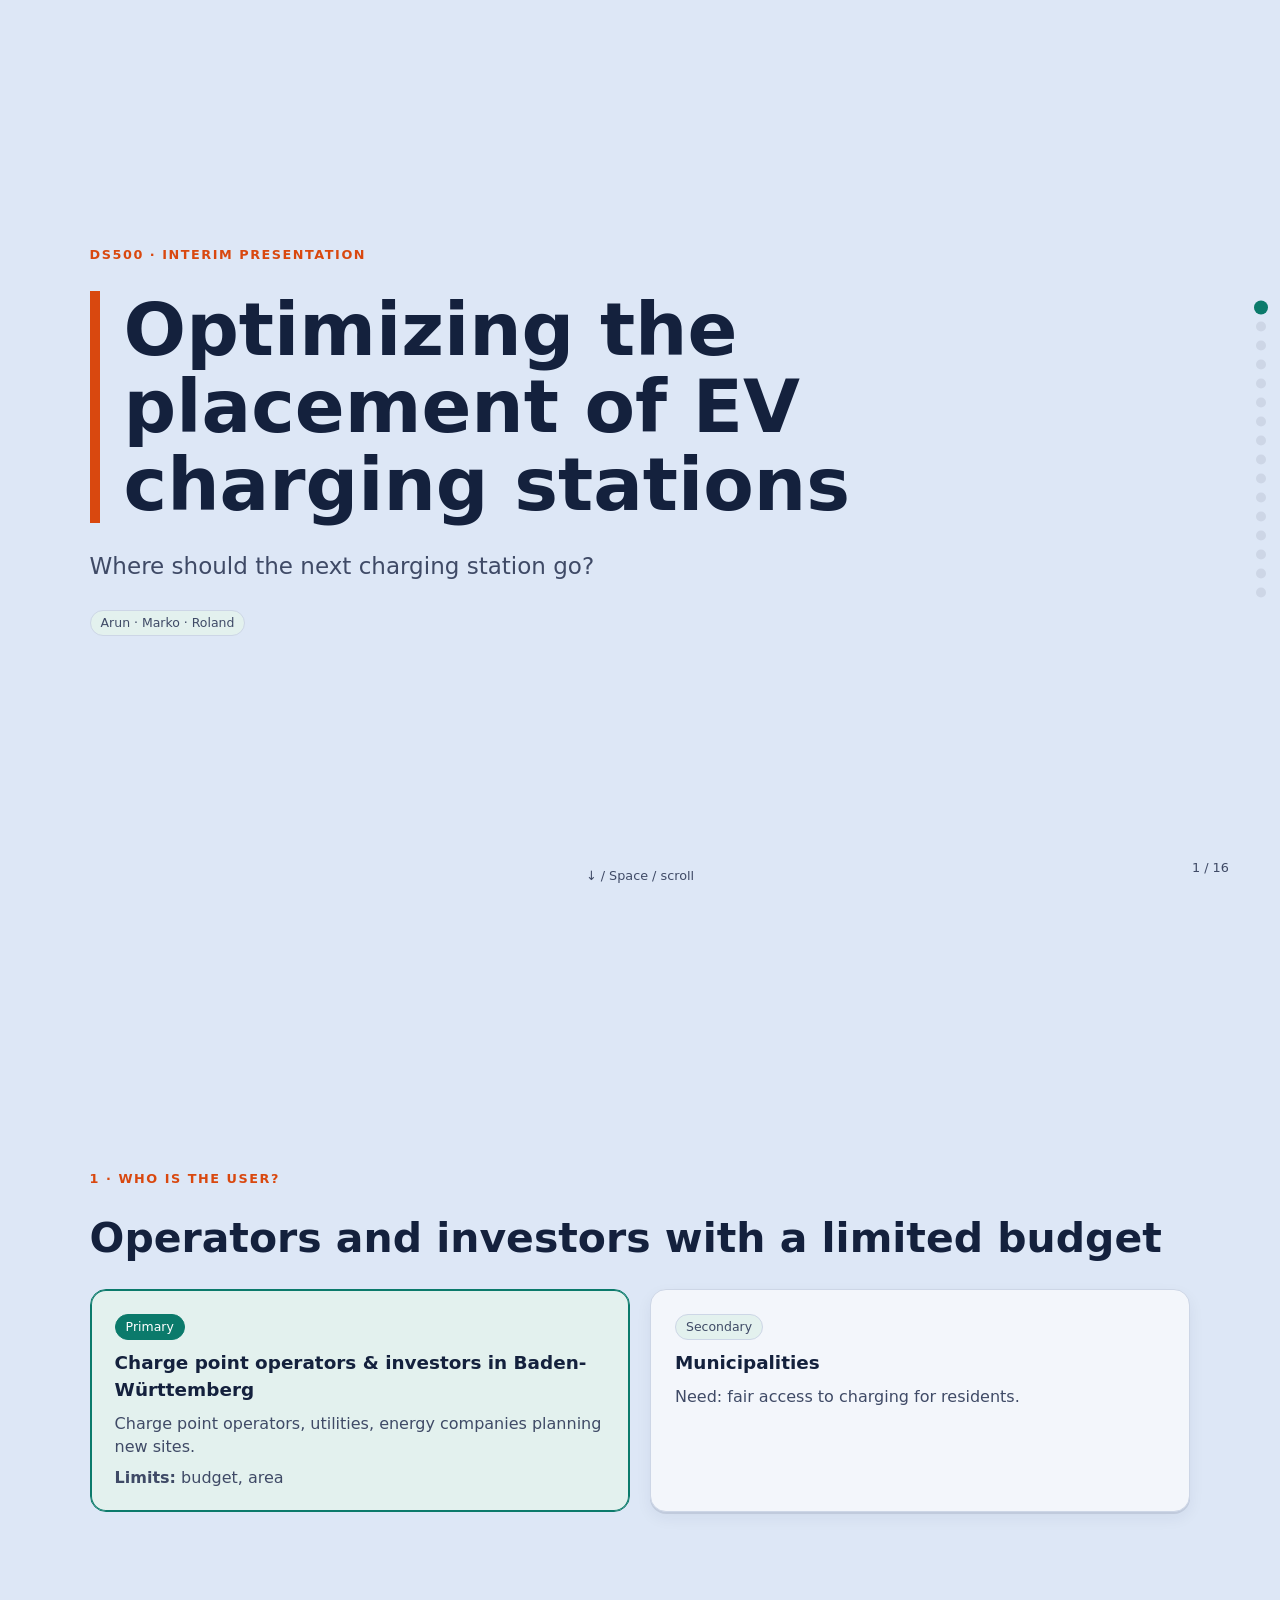
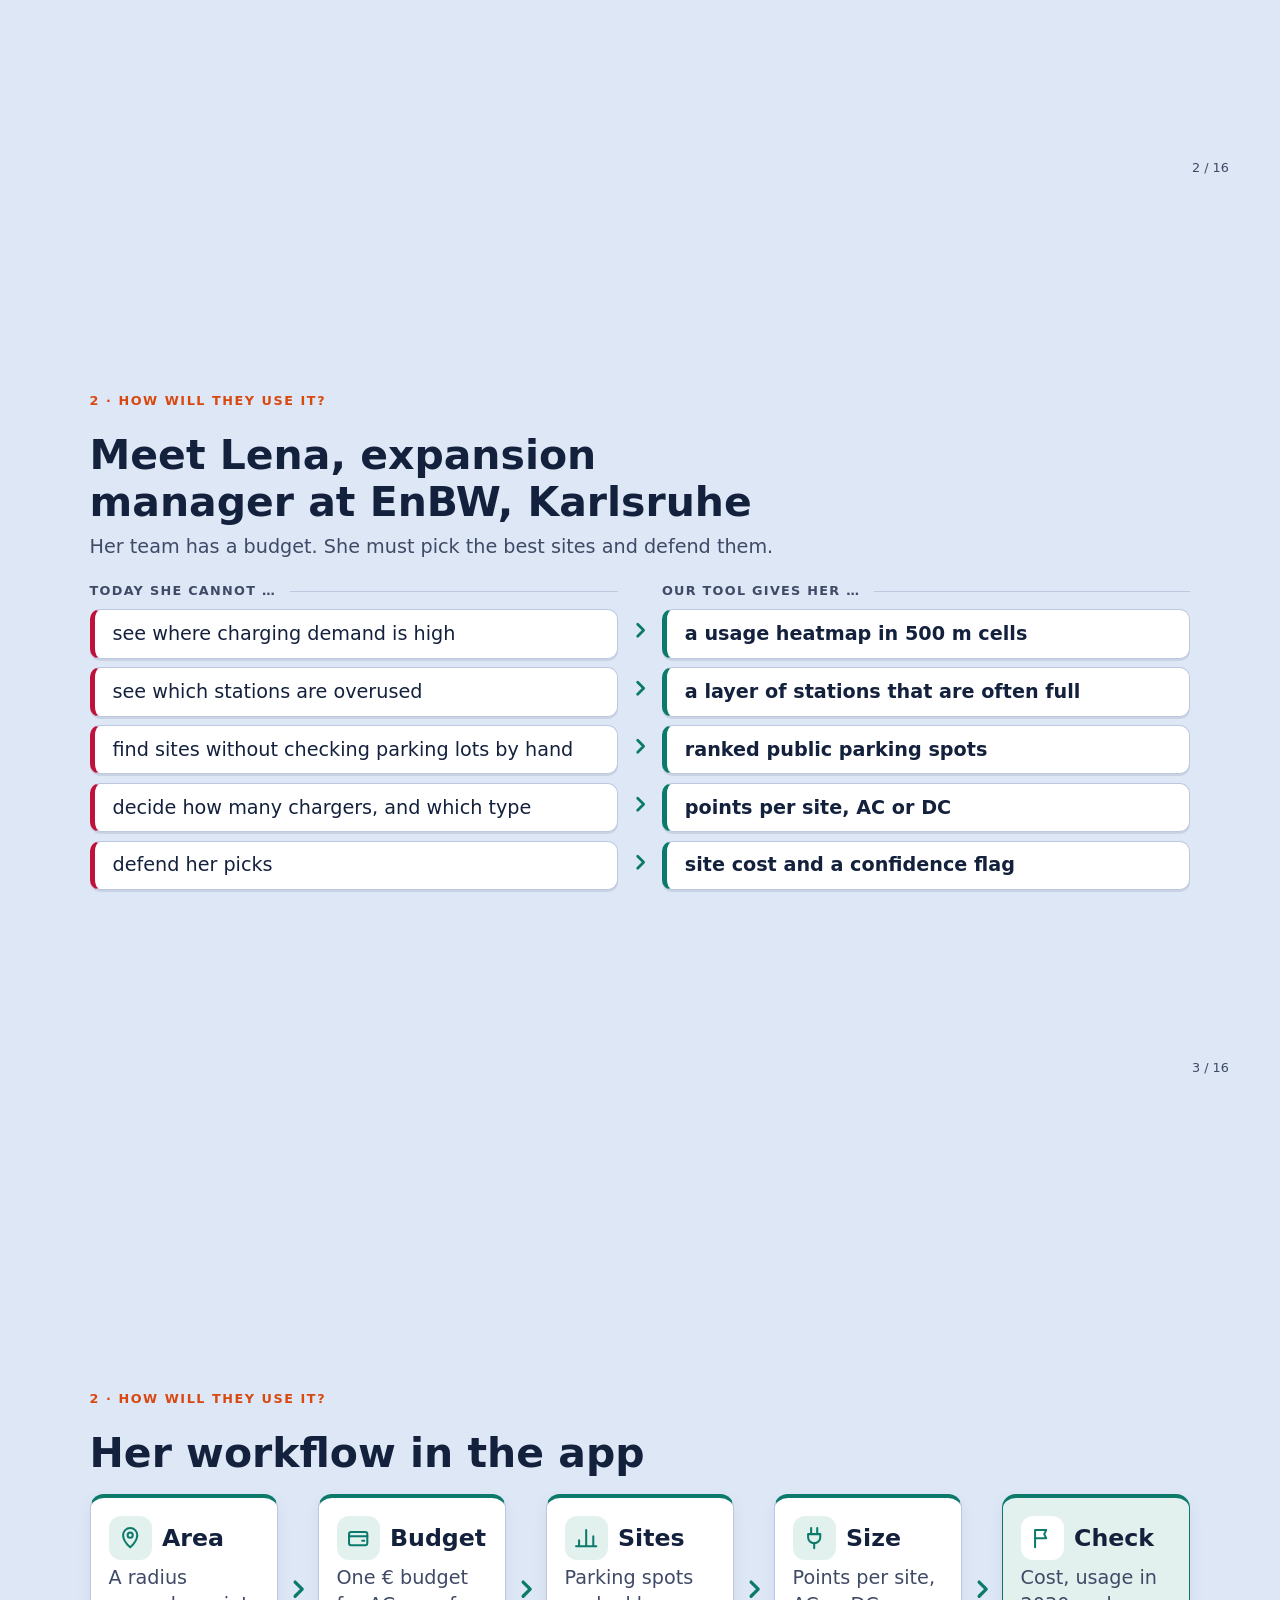
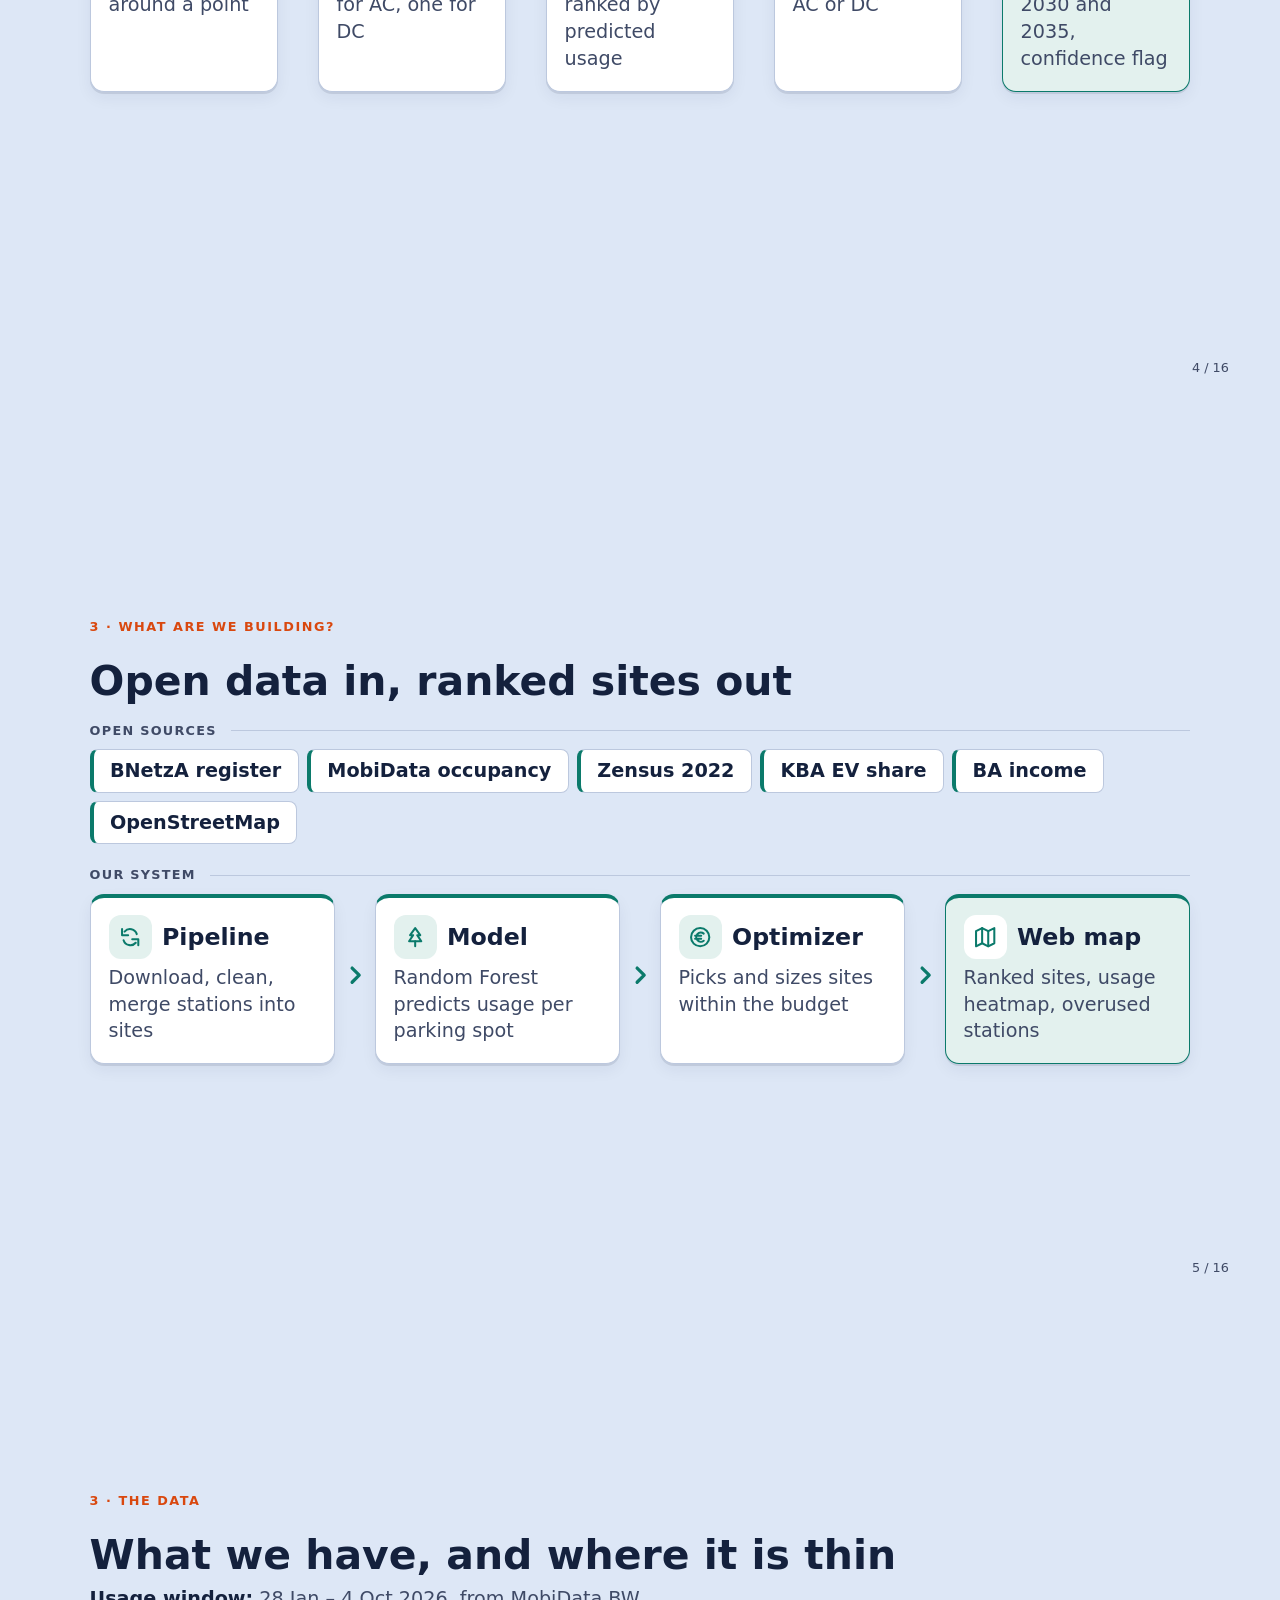
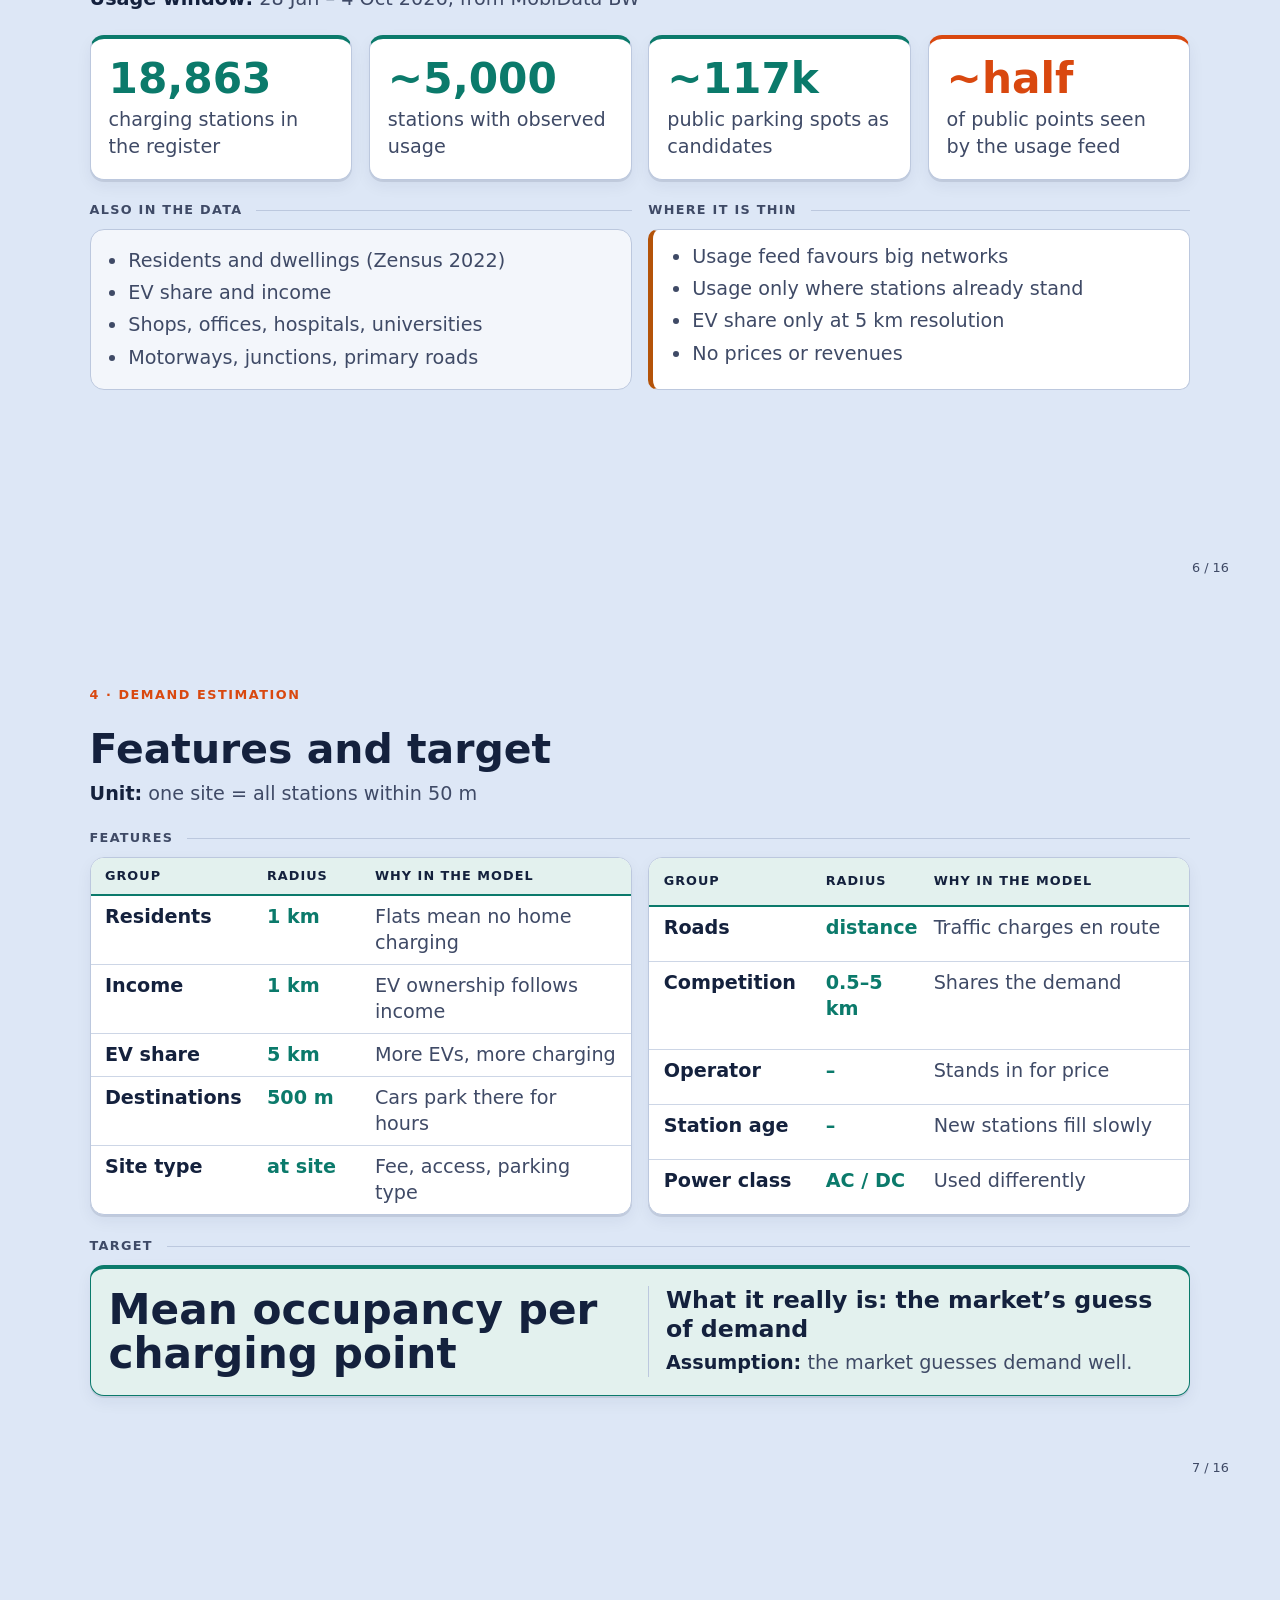
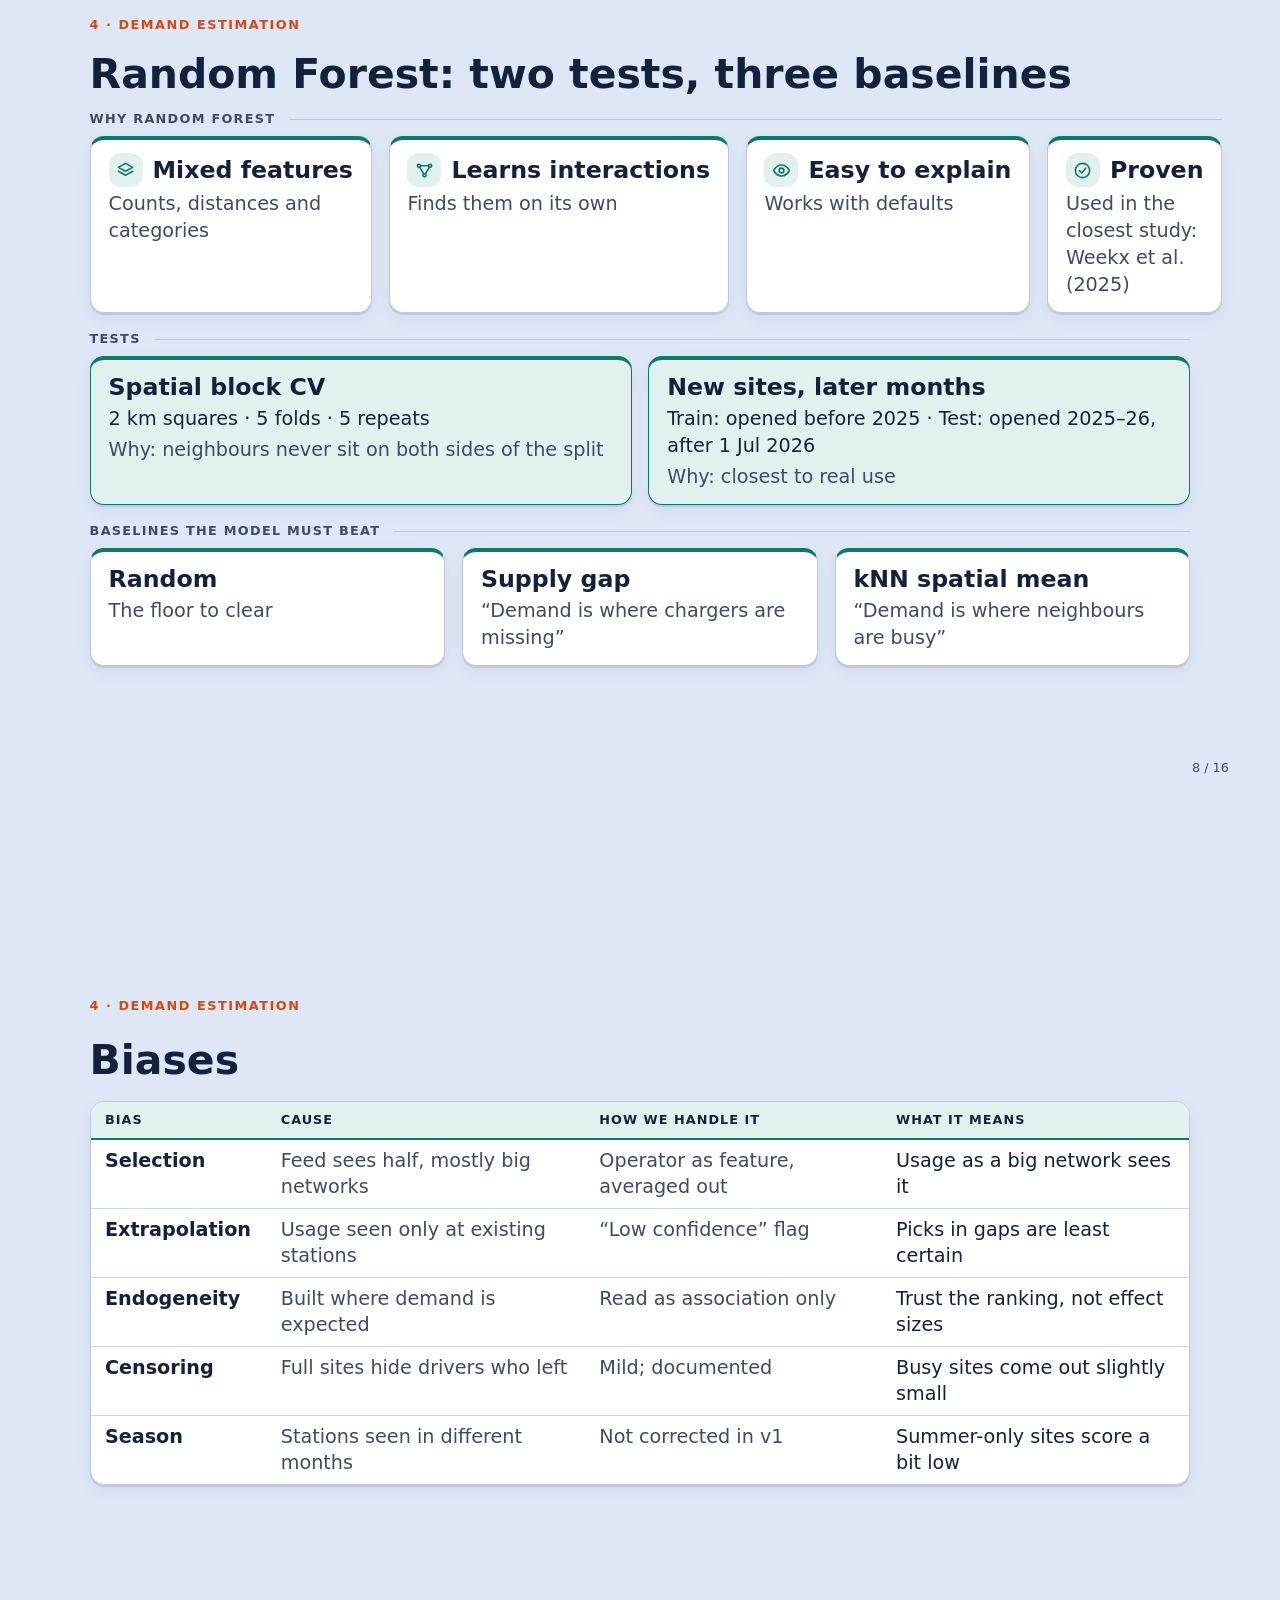
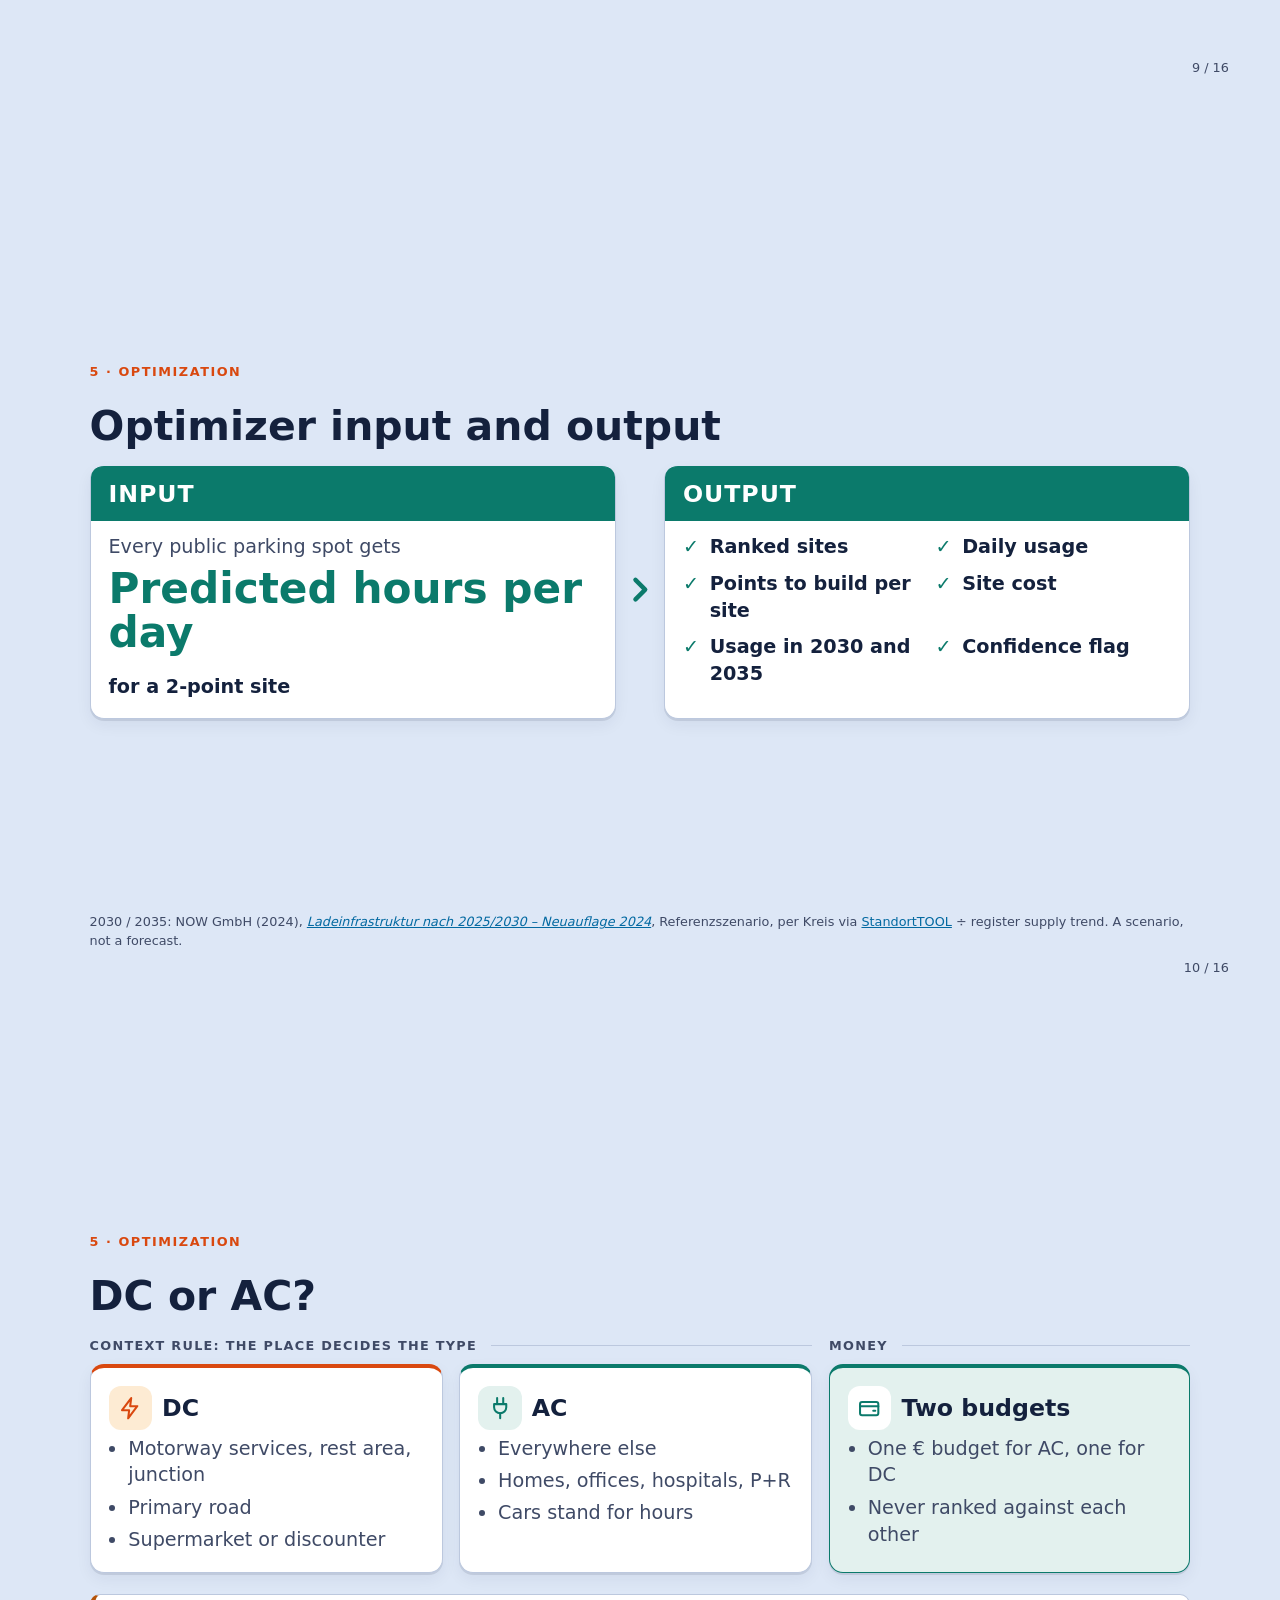
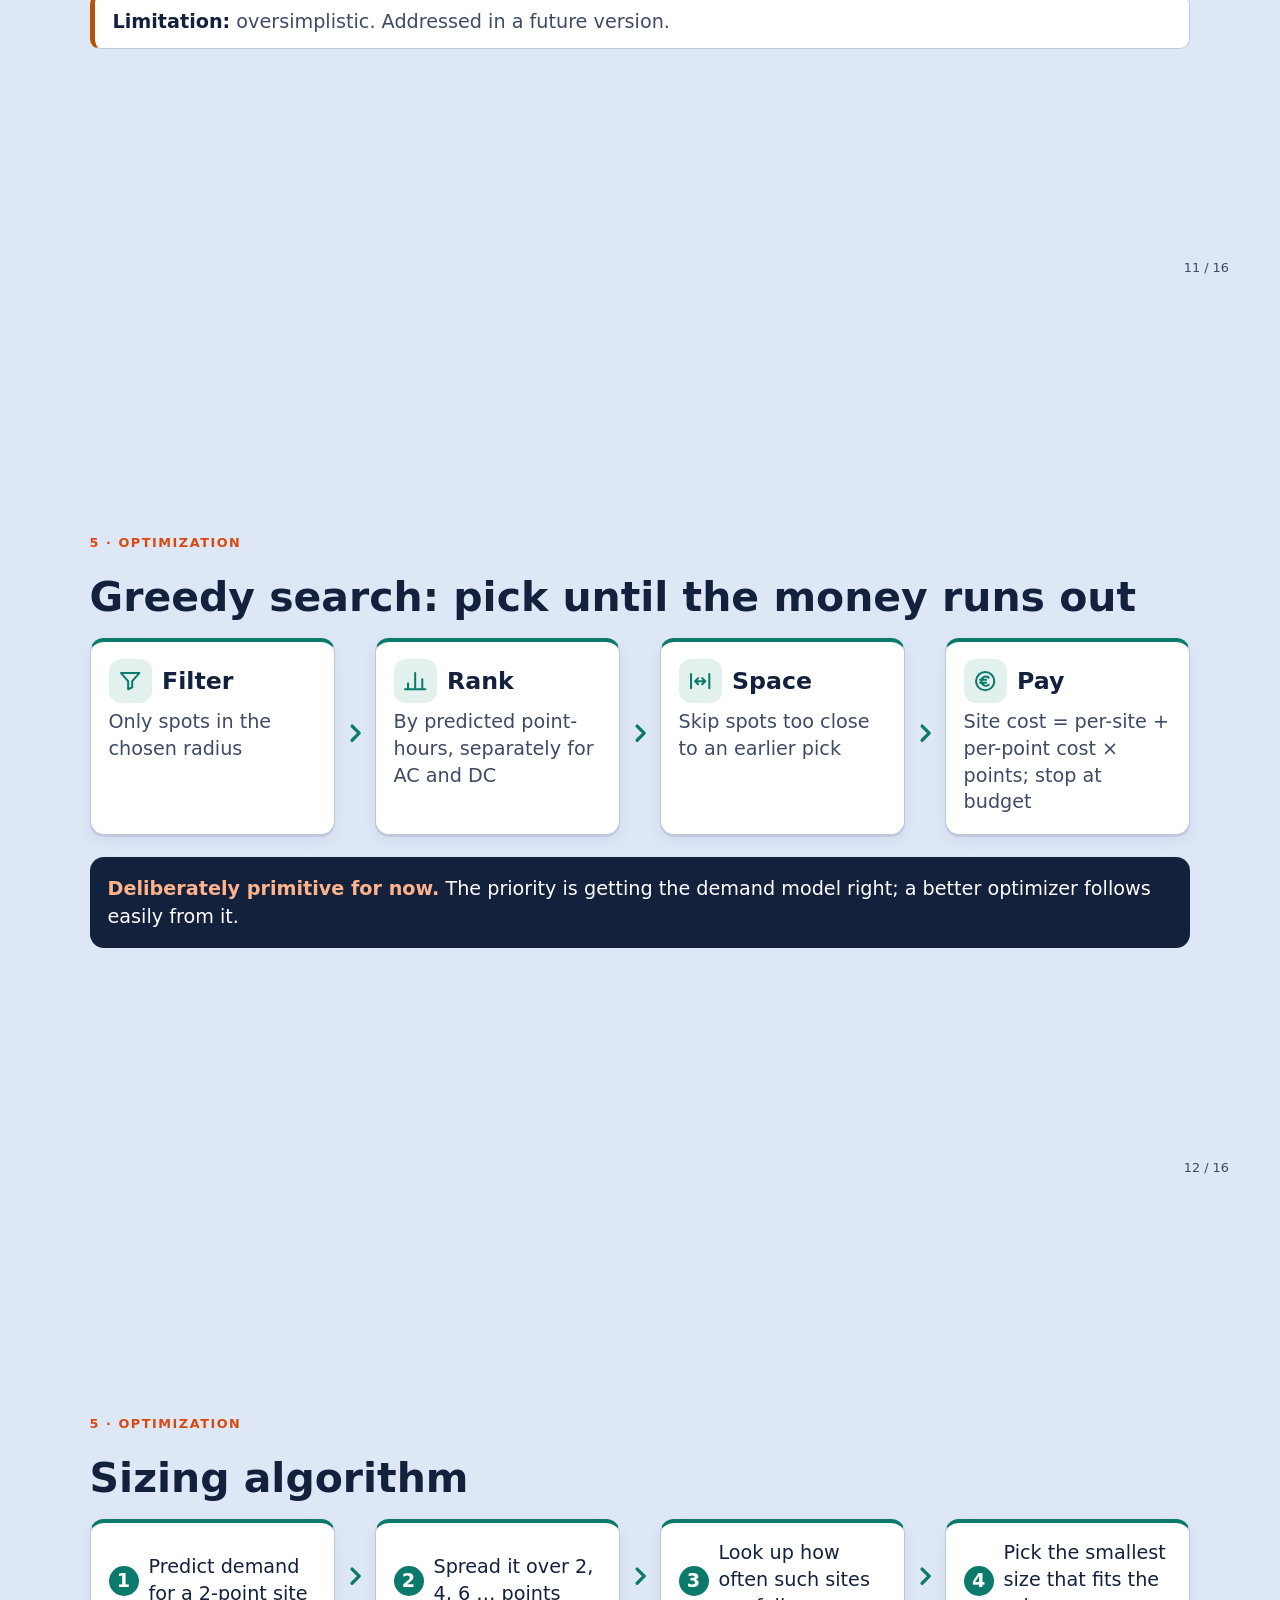
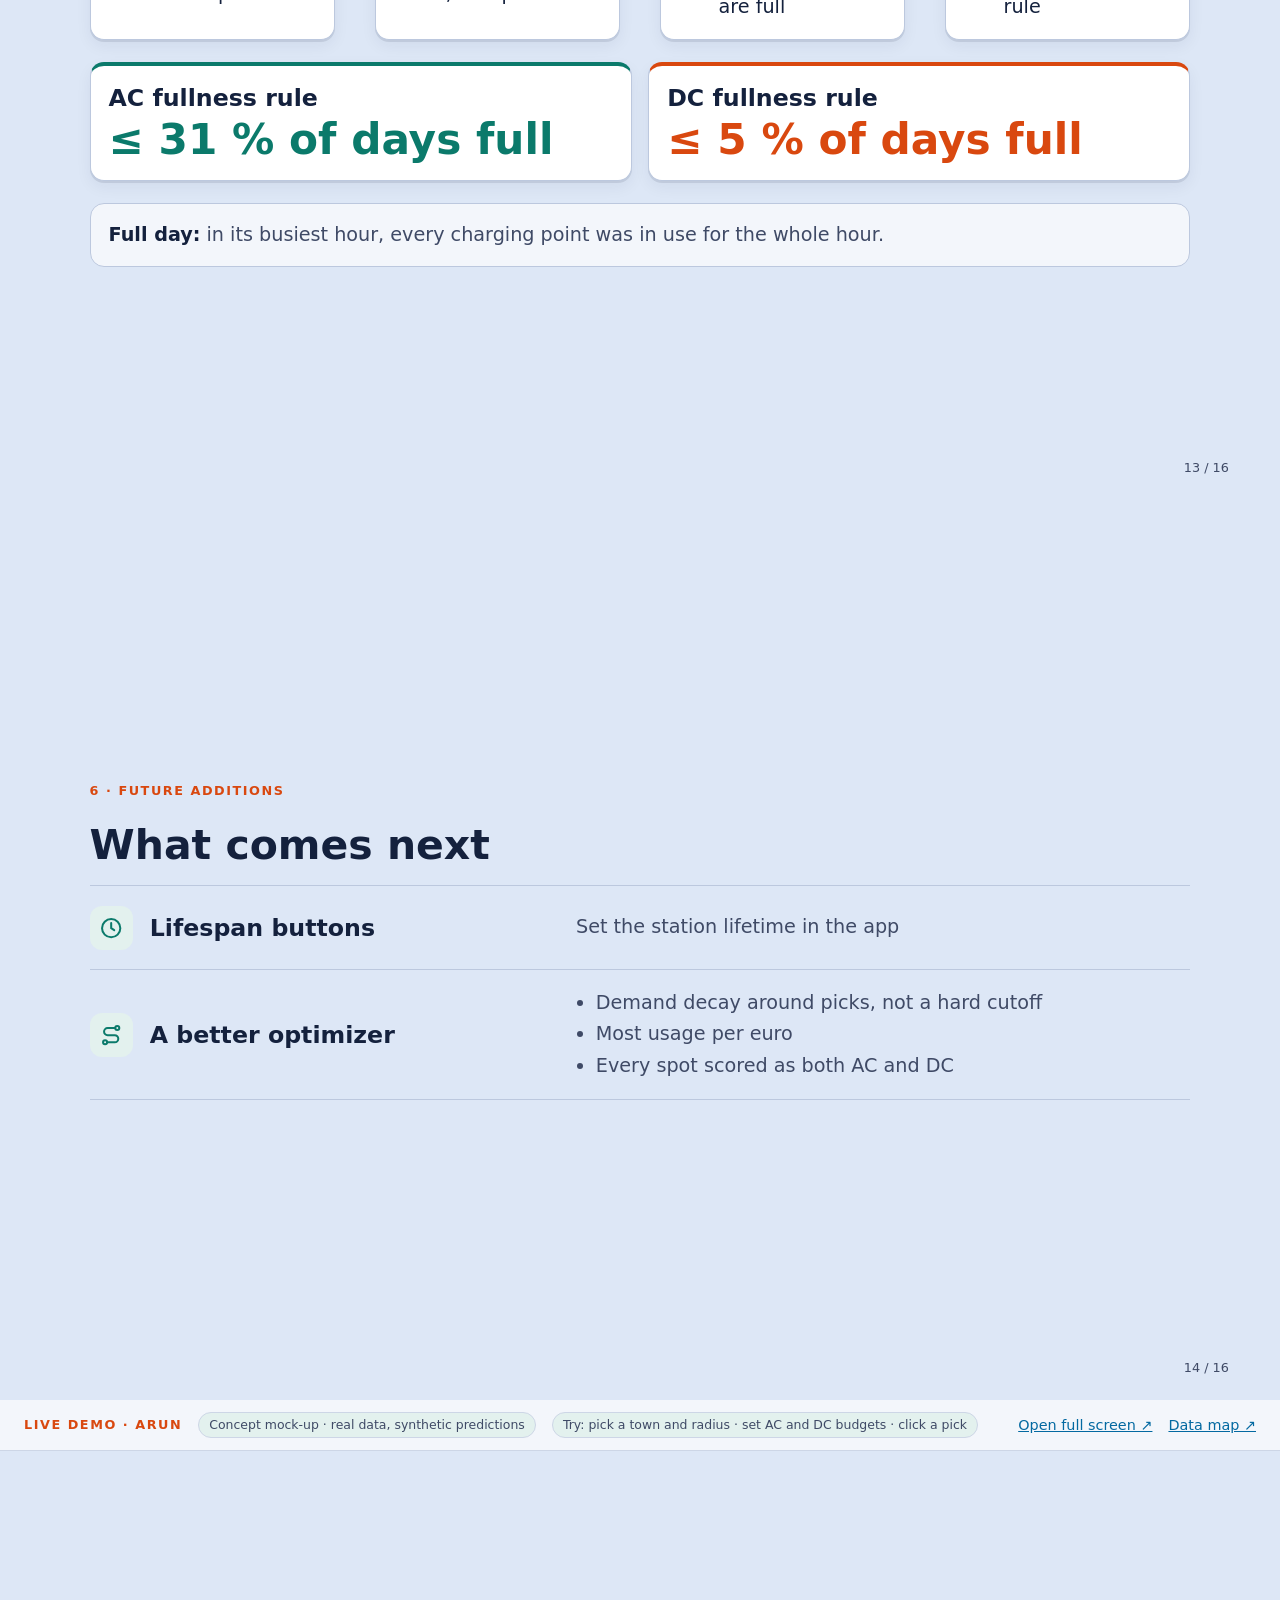
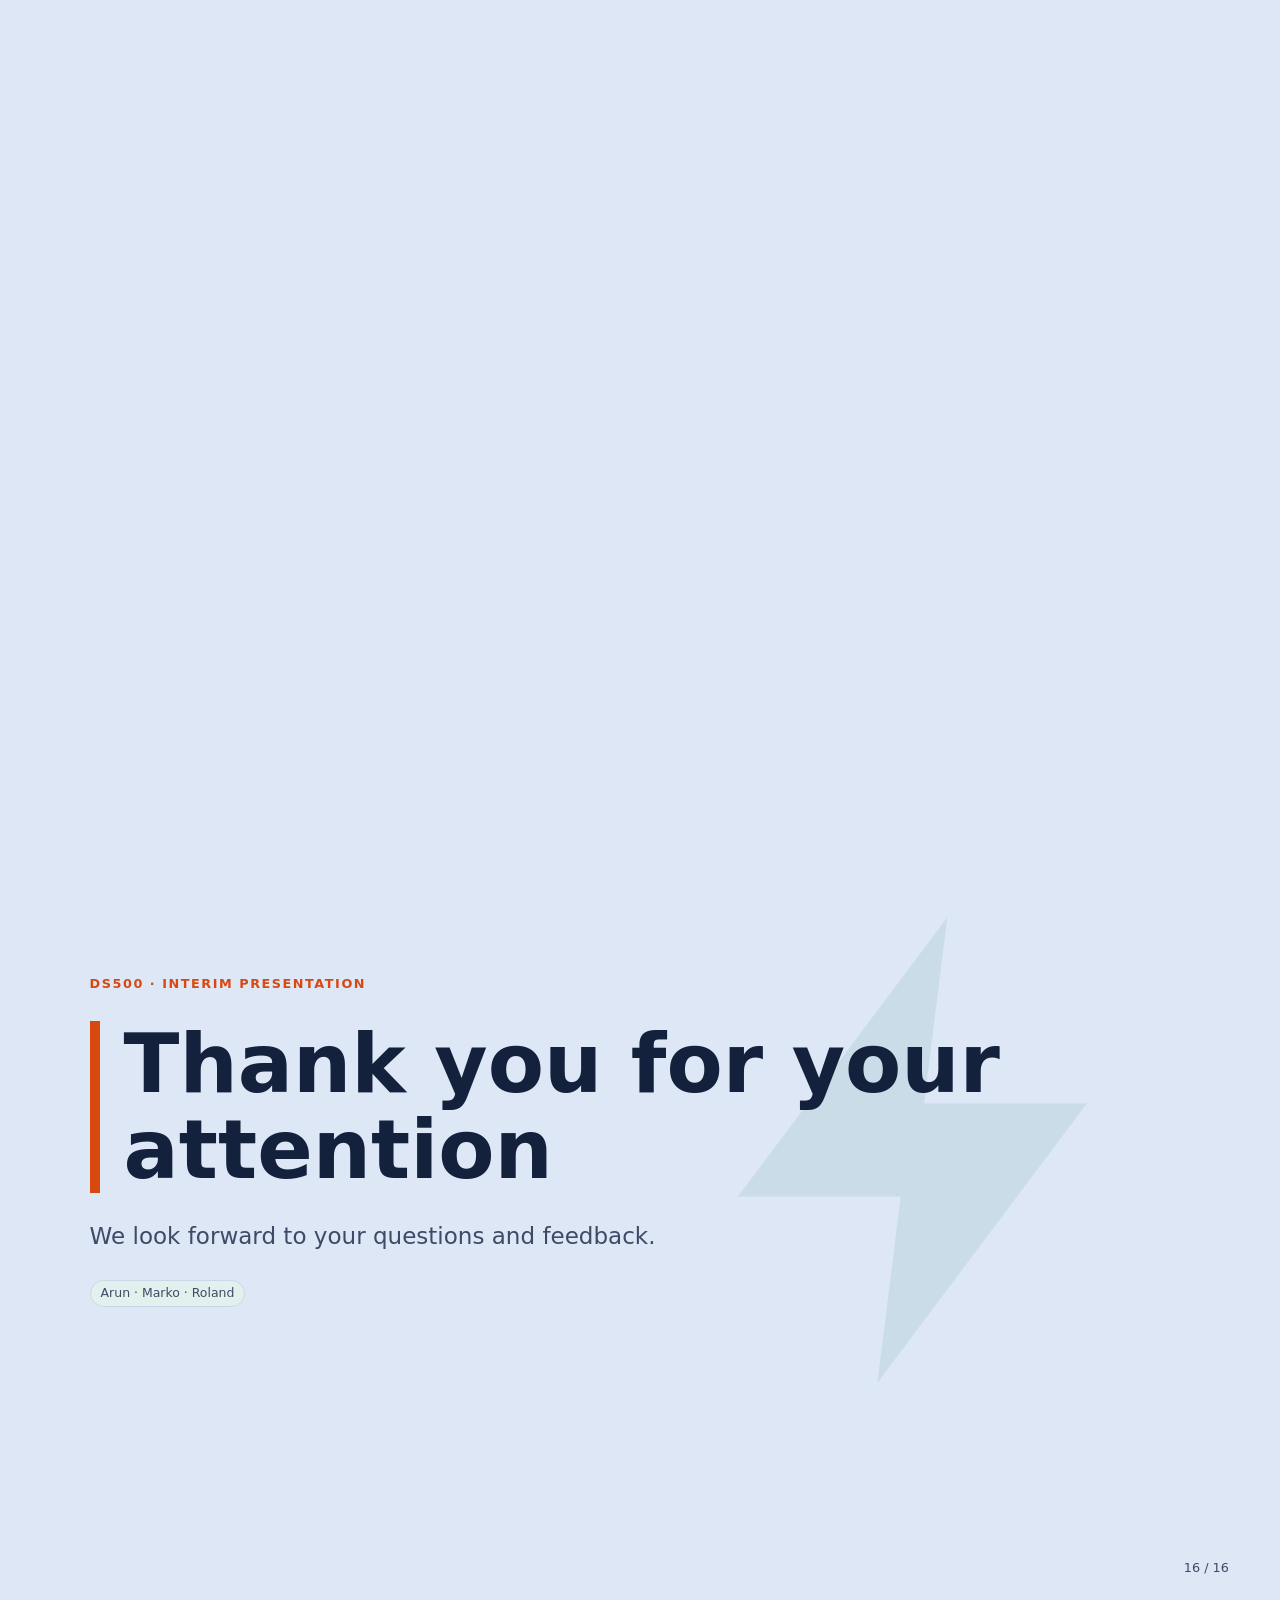
<file: presentation/index_pdf.html>
<!doctype html>
<html lang="en">
<head>
<meta charset="utf-8">
<meta name="viewport" content="width=device-width, initial-scale=1">
<title>Electric Vehicle Charging Site Planner – Interim Presentation</title>
<style>
  :root {
    --bg: #dde7f6; --panel: #f3f6fb; --panel2: #e3f1ee; --text: #14213d; --muted: #3f4a66;
    --accent: #0b7a6b; --accent2: #0369a1; --pop: #d9480f; --warn: #b45309; --bad: #be123c; --line: #cdd6e6;
  }
  .card, .node, .chain span.box, .steps div, .pain div { box-shadow: 0 2px 0 rgba(20, 33, 61, .10), 0 6px 16px rgba(20, 33, 61, .06); border-color: #bcc8de; }
  section.slide { background: #dde7f6; }
  .card, .node, .steps div, .pain div, .chain span.box { background: #fff; }
  .kicker { color: var(--pop) !important; }
  h1, h2 { color: var(--text); }
  h1 { border-left: 10px solid var(--pop); padding-left: 24px; }
  .card.hl { background: #e3f1ee; }
  .tag.ok { background: var(--accent); color: #fff; border-color: var(--accent); }
  .tag.todo { background: #fdebd3; }
  * { box-sizing: border-box; margin: 0; }
  html { scroll-snap-type: y mandatory; scroll-behavior: smooth; }
  body { background: var(--bg); color: var(--text); font: 18px/1.45 system-ui, "Segoe UI", sans-serif; }
  section.slide {
    min-height: 100vh; scroll-snap-align: start; padding: 6vh 7vw 8vh;
    display: flex; flex-direction: column; justify-content: center; gap: 3vh; position: relative;
  }
  .kicker { color: var(--accent); font-weight: 700; letter-spacing: .12em; text-transform: uppercase; font-size: .8rem; }
  .speaker { color: var(--muted); font-size: .8rem; position: absolute; top: 3vh; right: 4vw; }
  h1 { font-size: clamp(2.4rem, 6vw, 4.6rem); line-height: 1.05; }
  h2 { font-size: clamp(1.7rem, 3.2vw, 2.7rem); line-height: 1.15; max-width: none; text-wrap: balance; }
  h2.wide { max-width: none; }
  .lead { font-size: clamp(1.1rem, 1.8vw, 1.5rem); color: var(--muted); max-width: 70ch; }
  .grid { display: grid; gap: 20px; }
  .g2 { grid-template-columns: repeat(2, 1fr); } .g3 { grid-template-columns: repeat(3, 1fr); } .g4 { grid-template-columns: repeat(4, 1fr); }
  .card { background: var(--panel); border: 1px solid var(--line); border-radius: 16px; padding: 22px 24px; }
  .card h3 { font-size: 1.15rem; margin-bottom: 8px; }
  .card p, .card li { color: var(--muted); font-size: 1rem; }
  .card ul { padding-left: 1.1em; display: grid; gap: 4px; }
  .card.hl { border-color: var(--accent); box-shadow: 0 0 0 1px var(--accent) inset; }
  .big { font-size: clamp(2rem, 4.5vw, 3.6rem); font-weight: 800; color: var(--accent); line-height: 1; }
  .tag { display: inline-block; font-size: .78rem; padding: 3px 10px; border-radius: 99px; background: var(--panel2); color: var(--muted); border: 1px solid var(--line); }
  .tag.todo { color: var(--warn); border-color: var(--warn); }
  .chain { display: flex; align-items: center; gap: 14px; flex-wrap: wrap; font-size: clamp(1.1rem, 2.2vw, 1.8rem); font-weight: 700; }
  .chain span.box { background: var(--panel); border: 1px solid var(--line); padding: 14px 22px; border-radius: 14px; }
  .chain .arrow { color: var(--accent); }
  /* pipeline diagram */
  .flow { display: grid; grid-template-columns: 1.25fr auto 1fr auto 1fr auto 1fr; align-items: stretch; gap: 14px; }
  .col { display: flex; flex-direction: column; gap: 8px; }
  .col h4 { font-size: .8rem; letter-spacing: .1em; text-transform: uppercase; color: var(--muted); text-align: center; }
  .node { background: var(--panel); border: 1px solid var(--line); border-radius: 10px; padding: 8px 12px; font-size: .92rem; text-align: center; }
  .node.acc { border-color: var(--accent); color: var(--accent); font-weight: 700; }
  .node.center { flex: 1; display: flex; align-items: center; justify-content: center; background: var(--panel2); border-color: var(--accent); font-weight: 700; }
  .flow .ar { align-self: start; margin-top: 1rem; color: var(--accent); font-size: 1.8rem; }
  .note { font-size: .74rem; color: var(--warn); margin-top: -4px; text-align: center; }
  /* lena */
  .pain { display: grid; gap: 10px; }
  .pain div { background: var(--panel); border-left: 4px solid var(--bad); padding: 10px 16px; border-radius: 8px; }
  .need div { border-left-color: var(--accent); }
  .steps { display: grid; gap: 12px; counter-reset: s; }
  .steps div { counter-increment: s; background: var(--panel); border: 1px solid var(--line); border-radius: 12px; padding: 12px 18px 12px 56px; position: relative; }
  .steps div::before { content: counter(s); position: absolute; left: 16px; top: 50%; transform: translateY(-50%); width: 28px; height: 28px; border-radius: 50%; background: var(--accent); color: #fff; font-weight: 800; display: grid; place-items: center; }
  /* demo */
  section.demo { padding: 0; }
  .demo-bar { display: flex; align-items: center; gap: 16px; padding: 12px 24px; background: var(--panel); border-bottom: 1px solid var(--line); }
  .demo-bar a { color: var(--accent2); margin-left: auto; font-size: .9rem; }
  section.demo iframe { flex: 1; width: 100%; min-height: calc(100vh - 56px); border: 0; background: #fff; }
  section.demo { justify-content: flex-start; gap: 0; }
  /* nav */
  nav.dots { position: fixed; right: 14px; top: 50%; transform: translateY(-50%); display: grid; gap: 9px; z-index: 5; }
  nav.dots a { width: 10px; height: 10px; border-radius: 50%; background: var(--line); display: block; }
  nav.dots a.on { background: var(--accent); transform: scale(1.4); }
  .bar { position: fixed; left: 0; top: 0; height: 3px; background: var(--accent); width: 0; z-index: 6; }
  .hint { position: fixed; left: 50%; bottom: 14px; transform: translateX(-50%); color: var(--muted); font-size: .8rem; z-index: 5; }
  /* slide system (segments 2–6): teal = default/AC, orange = DC/caveat, teal-tint = the one emphasised element */
  section.ana {
    --fs: clamp(1.05rem, min(1.5vw, 2.7vh), 1.7rem);
    --fs-h3: clamp(1.2rem, min(1.85vw, 3.3vh), 2.1rem);
    --fs-lab: clamp(.8rem, min(1vw, 1.8vh), 1.15rem);
    --pad: clamp(14px, min(1.4vw, 2.5vh), 28px);
    --gap: clamp(12px, min(1.3vw, 2.3vh), 26px);
    gap: calc(var(--gap) * 1.3);
  }
  .ana h2 { margin-bottom: calc(var(--gap) * -.3); }
  .ana .sub { font-size: var(--fs); color: var(--muted); margin-top: calc(var(--gap) * -.6); }
  .ana .sub b { color: var(--text); }
  .ana .row { display: grid; gap: var(--gap); align-items: stretch; }
  .ana .r2 { grid-template-columns: repeat(2, 1fr); } .ana .r3 { grid-template-columns: repeat(3, 1fr); } .ana .r4 { grid-template-columns: repeat(4, 1fr); }
  .ana .grp { display: grid; grid-template-rows: auto 1fr; gap: calc(var(--gap) * .55); }
  /* group heading: muted label with a rule running to the right edge */
  .ana .gh { display: flex; align-items: center; gap: 14px; font-size: var(--fs-lab); font-weight: 800; letter-spacing: .1em; text-transform: uppercase; color: var(--muted); }
  .ana .gh::after { content: ""; flex: 1; border-top: 1px solid #bcc8de; }
  /* cards */
  .ana .box { background: #fff; border: 1px solid #bcc8de; border-top: 4px solid var(--accent); border-radius: 14px; padding: var(--pad); box-shadow: 0 2px 0 rgba(20, 33, 61, .10), 0 6px 16px rgba(20, 33, 61, .06); display: flex; flex-direction: column; gap: calc(var(--gap) * .35); }
  .ana .box.dc { border-top-color: var(--pop); }
  .ana .box.hl { background: #e3f1ee; border-color: var(--accent); }
  .ana .box.soft { background: var(--panel); border-top-width: 1px; border-top-color: #bcc8de; box-shadow: none; }
  .ana .box h3 { font-size: var(--fs-h3); line-height: 1.2; color: var(--text); }
  .ana .box p, .ana .box li { font-size: var(--fs); color: var(--muted); line-height: 1.4; }
  .ana .box p.strong { color: var(--text); }
  .ana .box ul { padding-left: 1.1em; display: grid; gap: .6vh; }
  .ana .hero { font-size: clamp(1.8rem, min(3.3vw, 5.9vh), 3.5rem); font-weight: 800; line-height: 1.05; color: var(--accent); }
  .ana .hero.ink { color: var(--text); }
  .ana .hero.dc { color: var(--pop); }
  /* card header band (Input / Output) */
  .ana .band { margin: calc(var(--pad) * -1) calc(var(--pad) * -1) calc(var(--gap) * .4); padding: calc(var(--pad) * .55) var(--pad); background: var(--accent); color: #fff; font-size: var(--fs-h3); font-weight: 800; letter-spacing: .04em; border-radius: 10px 10px 0 0; }
  .ana .box:has(> .band) { border-top: 1px solid var(--accent); }
  /* icon tile */
  .ana .ico { width: clamp(40px, min(3.4vw, 6vh), 62px); height: clamp(40px, min(3.4vw, 6vh), 62px); flex: none; border-radius: 12px; background: #e3f1ee; color: var(--accent); display: grid; place-items: center; }
  .ana .ico.dc { background: #fdebd3; color: var(--pop); }
  .ana .ico svg { width: 56%; height: 56%; fill: none; stroke: currentColor; stroke-width: 2; stroke-linecap: round; stroke-linejoin: round; }
  .ana .head { display: flex; align-items: center; gap: calc(var(--gap) * .6); }
  /* step sequence with arrows between cards */
  .ana .seq { display: grid; grid-template-columns: 1fr auto 1fr auto 1fr auto 1fr; align-items: stretch; gap: calc(var(--gap) * .45); }
  .ana .seq .arr { align-self: center; color: var(--accent); width: clamp(22px, 1.9vw, 38px); }
  .ana .seq .arr svg { width: 100%; fill: none; stroke: currentColor; stroke-width: 3.2; stroke-linecap: round; stroke-linejoin: round; }
  .ana .num { width: clamp(30px, min(2.3vw, 4vh), 42px); height: clamp(30px, min(2.3vw, 4vh), 42px); flex: none; border-radius: 50%; background: var(--accent); color: #fff; font-weight: 800; font-size: var(--fs); display: grid; place-items: center; }
  /* caveat bar: same left-border language as the deck's pain/need lists */
  .ana .caveat { background: #fff; border: 1px solid #bcc8de; border-left: 5px solid var(--warn); border-radius: 10px; padding: calc(var(--pad) * .7) var(--pad); font-size: var(--fs); color: var(--muted); }
  .ana .caveat b { color: var(--text); }
  .ana .caveat ul { padding-left: 1.1em; display: grid; gap: .5vh; }
  .ana .dark { background: var(--text); color: #fff; border-radius: 14px; padding: var(--pad); font-size: var(--fs); line-height: 1.45; display: flex; flex-direction: column; justify-content: center; }
  .ana .dark b { color: #ffb38a; }
  /* tables */
  .ana .tbl2 { width: 100%; table-layout: fixed; border-collapse: separate; border-spacing: 0; background: #fff; border: 1px solid #bcc8de; border-radius: 14px; overflow: hidden; box-shadow: 0 2px 0 rgba(20, 33, 61, .10), 0 6px 16px rgba(20, 33, 61, .06); }
  .ana .tbl2 th { text-align: left; font-size: var(--fs-lab); letter-spacing: .08em; text-transform: uppercase; color: var(--text); background: #e3f1ee; padding: calc(var(--pad) * .5) calc(var(--pad) * .8); border-bottom: 2px solid var(--accent); }
  .ana .tbl2 td { font-size: var(--fs); padding: calc(var(--pad) * .45) calc(var(--pad) * .8); border-bottom: 1px solid var(--line); color: var(--muted); vertical-align: top; line-height: 1.35; }
  .ana .tbl2 tr:last-child td { border-bottom: 0; }
  .ana .tbl2 td:first-child { color: var(--text); font-weight: 700; }
  .ana .tbl2 td.r { color: var(--accent); font-weight: 700; }
  .ana .tbl2 td.key { color: var(--text); }
  /* numbered list with aligned columns */
  .ana .nums { display: grid; border-top: 1px solid #bcc8de; }
  .ana .nums > div { display: grid; grid-template-columns: 2.4em 1fr 1fr; align-items: baseline; gap: var(--gap); padding: calc(var(--pad) * .75) 0; border-bottom: 1px solid #bcc8de; font-size: clamp(1.1rem, min(1.6vw, 2.85vh), 1.8rem); }
  .ana .nums i { font-style: normal; color: var(--pop); font-weight: 800; font-size: 1.15em; }
  .ana .nums b { color: var(--text); }
  .ana .nums span { color: var(--muted); font-size: .9em; }
  /* check list (outputs) */
  .ana .checks { list-style: none; padding: 0 !important; display: grid; grid-template-columns: 1fr 1fr; gap: calc(var(--gap) * .6) var(--gap) !important; }
  .ana .checks li { color: var(--text) !important; font-weight: 600; display: flex; gap: .55em; align-items: baseline; }
  .ana .checks li::before { content: "✓"; color: var(--accent); font-weight: 800; }
  /* equation: tokens joined by operators */
  .ana .eq { display: flex; flex-wrap: wrap; align-items: center; gap: .45em; font-size: var(--fs); color: var(--muted); }
  .ana .eq span { background: #fff; border: 1px solid #bcc8de; border-radius: 8px; padding: .2em .6em; color: var(--text); font-weight: 600; }
  .ana .eq span.k { border-color: var(--accent); color: var(--accent); }
  .ana .tokens { display: flex; flex-wrap: wrap; gap: calc(var(--gap) * .5); }
  .ana .tokens span { font-size: var(--fs); font-weight: 700; color: var(--text); background: #fff; border: 1px solid #bcc8de; border-left: 4px solid var(--accent); border-radius: 8px; padding: .35em .85em; }
  .ana .rows { display: grid; border-top: 1px solid #bcc8de; }
  .ana .rows > div { display: grid; grid-template-columns: auto minmax(0, .8fr) minmax(0, 1.2fr); align-items: center; gap: var(--gap); padding: calc(var(--pad) * 1.1) 0; border-bottom: 1px solid #bcc8de; }
  .ana .rows h3 { font-size: var(--fs-h3); color: var(--text); }
  .ana .rows p, .ana .rows li { font-size: var(--fs); color: var(--muted); line-height: 1.4; }
  .ana .rows ul { padding-left: 1.1em; display: grid; gap: .5vh; }
  /* segments 2 and 3: five-step flows and pain -> gain pairs */
  .ana .seq5 { grid-template-columns: 1fr auto 1fr auto 1fr auto 1fr auto 1fr; }
  .ana .pairs { display: grid; grid-template-columns: 1fr auto 1fr; gap: calc(var(--gap) * .5) calc(var(--gap) * .7); align-items: stretch; }
  .ana .pairs .was, .ana .pairs .now { background: #fff; border: 1px solid #bcc8de; border-left: 5px solid var(--bad); border-radius: 10px; padding: calc(var(--pad) * .55) var(--pad); font-size: var(--fs); color: var(--text); display: flex; align-items: center; box-shadow: 0 2px 0 rgba(20, 33, 61, .10); }
  .ana .pairs .now { border-left-color: var(--accent); font-weight: 600; }
  .ana .pairs .arr { align-self: center; color: var(--accent); width: clamp(20px, 1.6vw, 32px); }
  .ana .pairs .arr svg { width: 100%; fill: none; stroke: currentColor; stroke-width: 3.2; stroke-linecap: round; stroke-linejoin: round; }
  /* compact variant for the merged model + validation slide */
  section.ana.dense { gap: var(--gap); }
  .ana.dense .grp { gap: calc(var(--gap) * .45); }
  .ana.dense .box { padding: calc(var(--pad) * .75) var(--pad); gap: calc(var(--gap) * .25); }
  .ana.dense .ico { width: clamp(34px, min(2.6vw, 4.6vh), 50px); height: clamp(34px, min(2.6vw, 4.6vh), 50px); }
  .ana.dense .r4 .box h3 { white-space: nowrap; }
  .ana .divide { border-left: 1px solid #bcc8de; padding-left: var(--gap); }
  /* source footnote pinned to the slide bottom */
  .ana .src { position: absolute; left: 7vw; right: 7vw; bottom: 5.5vh; font-size: var(--fs-lab); color: var(--muted); }
  .ana .src a { color: var(--accent2); }
  @media (max-height: 800px) { section.ana { padding-top: 4vh; padding-bottom: 6vh; } .ana .src { bottom: 4.5vh; } }
  @media (max-width: 900px) {
    .ana .r2, .ana .r3, .ana .r4, .ana .seq, .ana .checks, .ana .pairs { grid-template-columns: 1fr; }
    .ana .pairs .arr { transform: rotate(90deg); justify-self: center; }
    .ana .seq .arr { transform: rotate(90deg); justify-self: center; }
    .ana .nums > div { grid-template-columns: 2em 1fr; } .ana .nums span { grid-column: 2; }
    .ana .rows > div { grid-template-columns: auto 1fr; } .ana .rows > div > :last-child { grid-column: 2; }
    .ana .divide { border-left: 0; padding-left: 0; } .ana .src { position: static; }
  }
  @media (max-height: 800px) {
    section.slide { padding-top: 4vh; padding-bottom: 5vh; gap: 2vh; }
    h2 { font-size: min(3.2vw, 5.2vh); }
    .lead { font-size: min(1.8vw, 2.9vh); }
    .pain { gap: 6px; } .pain div { padding: 6px 14px; font-size: .95rem; }
    .card { padding: 14px 18px; } .node { padding: 5px 10px; font-size: .85rem; }
    .flow .col { gap: 5px; } .steps div { padding-top: 8px; padding-bottom: 8px; }
  }
  /* PDF export: one 16:9 page per slide, no navigation chrome */
  @page { size: 1600px 900px; margin: 0; }
  @media print {
    html { scroll-snap-type: none; }
    body { -webkit-print-color-adjust: exact; print-color-adjust: exact; }
    section.slide { height: 900px; min-height: 900px; break-after: page; page-break-after: always; overflow: hidden; }
    section.slide:last-of-type { break-after: auto; page-break-after: auto; }
    .bar, nav.dots, .hint { display: none !important; }
  }
  /* closing slide */
  section.end { overflow: hidden; }
  section.end h1 { font-size: clamp(2.6rem, 6.4vw, 5.2rem); }
  section.end .chain { margin-top: 1vh; }
  section.end .bolt { position: absolute; right: 6vw; top: 50%; transform: translateY(-50%); height: 62vh; color: var(--accent); opacity: .09; pointer-events: none; }
  section.end > :not(.bolt):not(.pnum) { position: relative; z-index: 1; }
  /* page number, bottom right of every slide */
  .pnum { position: absolute; right: 4vw; bottom: 2.5vh; font-size: .8rem; color: var(--muted); font-variant-numeric: tabular-nums; z-index: 2; pointer-events: none; }
  @media (max-width: 900px) {
    .g2, .g3, .g4 { grid-template-columns: 1fr; }
    .flow { grid-template-columns: 1fr; } .flow .ar { transform: rotate(90deg); }
    nav.dots { display: none; }
  }
</style>
</head>
<body>
<div class="bar" id="bar"></div>
<nav class="dots" id="dots"></nav>
<div class="hint">↓ / Space / scroll</div>

<!-- 1 -->
<section class="slide" id="s1">
  <span class="kicker">DS500 · Interim presentation</span>
  <h1>Optimizing the placement of EV charging stations</h1>
  <p class="lead">Where should the next charging station go?</p>
  <p class="tag" style="align-self:flex-start">Arun · Marko · Roland</p>
</section>

<!-- 2 -->
<section class="slide" id="s2">
  <span class="kicker">1 · Who is the user?</span>
  <h2>Operators and investors with a limited budget</h2>
  <div class="grid g2">
    <div class="card hl">
      <span class="tag ok">Primary</span>
      <h3 style="margin-top:10px">Charge point operators &amp; investors in Baden-Württemberg</h3>
      <p>Charge point operators, utilities, energy companies planning new sites.</p>
      <p style="margin-top:8px"><b>Limits:</b> budget, area</p>
    </div>
    <div class="card">
      <span class="tag">Secondary</span>
      <h3 style="margin-top:10px">Municipalities</h3>
      <p>Need: fair access to charging for residents.</p>
    </div>
  </div>
</section>

<!-- 3 -->
<section class="slide ana" id="s3">
  <span class="kicker">2 · How will they use it?</span>
  <h2>Meet Lena, expansion manager at EnBW, Karlsruhe</h2>
  <p class="sub">Her team has a budget. She must pick the best sites and defend them.</p>
  <div class="pairs">
    <div class="gh">Today she cannot …</div><div></div><div class="gh">Our tool gives her …</div>
    <div class="was">see where charging demand is high</div><div class="arr"><svg viewBox="0 0 24 24"><path d="M9 5l7 7-7 7"/></svg></div><div class="now">a usage heatmap in 500 m cells</div>
    <div class="was">see which stations are overused</div><div class="arr"><svg viewBox="0 0 24 24"><path d="M9 5l7 7-7 7"/></svg></div><div class="now">a layer of stations that are often full</div>
    <div class="was">find sites without checking parking lots by hand</div><div class="arr"><svg viewBox="0 0 24 24"><path d="M9 5l7 7-7 7"/></svg></div><div class="now">ranked public parking spots</div>
    <div class="was">decide how many chargers, and which type</div><div class="arr"><svg viewBox="0 0 24 24"><path d="M9 5l7 7-7 7"/></svg></div><div class="now">points per site, AC or DC</div>
    <div class="was">defend her picks</div><div class="arr"><svg viewBox="0 0 24 24"><path d="M9 5l7 7-7 7"/></svg></div><div class="now">site cost and a confidence flag</div>
  </div>
</section>

<!-- 4 -->
<section class="slide ana" id="s4">
  <span class="kicker">2 · How will they use it?</span>
  <h2>Her workflow in the app</h2>
  <div class="seq seq5">
    <div class="box">
      <div class="head"><div class="ico"><svg viewBox="0 0 24 24"><path d="M12 21s-7-6.5-7-12a7 7 0 0 1 14 0c0 5.5-7 12-7 12z"/><circle cx="12" cy="9" r="2.5"/></svg></div><h3>Area</h3></div>
      <p>A radius around a point</p>
    </div>
    <div class="arr"><svg viewBox="0 0 24 24"><path d="M9 5l7 7-7 7"/></svg></div>
    <div class="box">
      <div class="head"><div class="ico"><svg viewBox="0 0 24 24"><rect x="3" y="6" width="18" height="13" rx="2"/><path d="M3 10h18M16 14.5h2"/></svg></div><h3>Budget</h3></div>
      <p>One € budget for AC, one for DC</p>
    </div>
    <div class="arr"><svg viewBox="0 0 24 24"><path d="M9 5l7 7-7 7"/></svg></div>
    <div class="box">
      <div class="head"><div class="ico"><svg viewBox="0 0 24 24"><path d="M5 20v-6M12 20V4M19 20v-10M2 20h20"/></svg></div><h3>Sites</h3></div>
      <p>Parking spots ranked by predicted usage</p>
    </div>
    <div class="arr"><svg viewBox="0 0 24 24"><path d="M9 5l7 7-7 7"/></svg></div>
    <div class="box">
      <div class="head"><div class="ico"><svg viewBox="0 0 24 24"><path d="M9 2v6M15 2v6M6 8h12v3a6 6 0 0 1-12 0z"/><path d="M12 17v5"/></svg></div><h3>Size</h3></div>
      <p>Points per site, AC or DC</p>
    </div>
    <div class="arr"><svg viewBox="0 0 24 24"><path d="M9 5l7 7-7 7"/></svg></div>
    <div class="box hl">
      <div class="head"><div class="ico" style="background:#fff"><svg viewBox="0 0 24 24"><path d="M5 21V4h11l-2 4 2 4H5"/></svg></div><h3>Check</h3></div>
      <p>Cost, usage in 2030 and 2035, confidence flag</p>
    </div>
  </div>
</section>

<!-- 5 -->
<section class="slide ana" id="s5">
  <span class="kicker">3 · What are we building?</span>
  <h2>Open data in, ranked sites out</h2>
  <div class="grp" style="grid-template-rows:auto auto">
    <div class="gh">Open sources</div>
    <div class="tokens"><span>BNetzA register</span><span>MobiData occupancy</span><span>Zensus 2022</span><span>KBA EV share</span><span>BA income</span><span>OpenStreetMap</span></div>
  </div>
  <div class="grp" style="grid-template-rows:auto auto">
    <div class="gh">Our system</div>
    <div class="seq">
    <div class="box">
      <div class="head"><div class="ico"><svg viewBox="0 0 24 24"><path d="M4 4v6h6M20 20v-6h-6"/><path d="M5.5 15a7 7 0 0 0 12 2.5M18.5 9a7 7 0 0 0-12-2.5"/></svg></div><h3>Pipeline</h3></div><p>Download, clean, merge stations into sites</p>
    </div>
    <div class="arr"><svg viewBox="0 0 24 24"><path d="M9 5l7 7-7 7"/></svg></div>
    <div class="box">
      <div class="head"><div class="ico"><svg viewBox="0 0 24 24"><path d="M12 3l5 7h-3l4 6H6l4-6H7z"/><path d="M12 16v5"/></svg></div><h3>Model</h3></div><p>Random Forest predicts usage per parking spot</p>
    </div>
    <div class="arr"><svg viewBox="0 0 24 24"><path d="M9 5l7 7-7 7"/></svg></div>
    <div class="box">
      <div class="head"><div class="ico"><svg viewBox="0 0 24 24"><circle cx="12" cy="12" r="9"/><path d="M15.5 8.5a4.5 4.5 0 1 0 0 7M7 10.5h6M7 13.5h6"/></svg></div><h3>Optimizer</h3></div><p>Picks and sizes sites within the budget</p>
    </div>
    <div class="arr"><svg viewBox="0 0 24 24"><path d="M9 5l7 7-7 7"/></svg></div>
    <div class="box hl">
      <div class="head"><div class="ico" style="background:#fff"><svg viewBox="0 0 24 24"><path d="M3 6l6-3 6 3 6-3v15l-6 3-6-3-6 3z"/><path d="M9 3v15M15 6v15"/></svg></div><h3>Web map</h3></div><p>Ranked sites, usage heatmap, overused stations</p>
    </div>
    </div>
  </div>
</section>

<!-- 6 -->
<section class="slide ana" id="s6">
  <span class="kicker">3 · The data</span>
  <h2>What we have, and where it is thin</h2>
  <p class="sub"><b>Usage window:</b> 28 Jan – 4 Oct 2026, from MobiData BW</p>
  <div class="row r4">
    <div class="box"><div class="hero">18,863</div><p>charging stations in the register</p></div>
    <div class="box"><div class="hero">~5,000</div><p>stations with observed usage</p></div>
    <div class="box"><div class="hero">~117k</div><p>public parking spots as candidates</p></div>
    <div class="box dc"><div class="hero dc">~half</div><p>of public points seen by the usage feed</p></div>
  </div>
  <div class="row r2">
    <div class="grp">
      <div class="gh">Also in the data</div>
      <div class="box soft"><ul>
        <li>Residents and dwellings (Zensus 2022)</li>
        <li>EV share and income</li>
        <li>Shops, offices, hospitals, universities</li>
        <li>Motorways, junctions, primary roads</li></ul></div>
    </div>
    <div class="grp">
      <div class="gh">Where it is thin</div>
      <div class="caveat"><ul>
        <li>Usage feed favours big networks</li>
        <li>Usage only where stations already stand</li>
        <li>EV share only at 5 km resolution</li>
        <li>No prices or revenues</li></ul></div>
    </div>
  </div>
</section>

<!-- 7 · Demand: features and target -->
<section class="slide ana" id="s7">
  <span class="kicker">4 · Demand estimation</span>
  <h2>Features and target</h2>
  <p class="sub"><b>Unit:</b> one site = all stations within 50 m</p>
  <div class="grp">
    <div class="gh">Features</div>
    <div class="row r2">
      <table class="tbl2">
        <colgroup><col style="width:30%"><col style="width:20%"><col></colgroup>
        <tr><th>Group</th><th>Radius</th><th>Why in the model</th></tr>
        <tr><td>Residents</td><td class="r">1 km</td><td>Flats mean no home charging</td></tr>
        <tr><td>Income</td><td class="r">1 km</td><td>EV ownership follows income</td></tr>
        <tr><td>EV share</td><td class="r">5 km</td><td>More EVs, more charging</td></tr>
        <tr><td>Destinations</td><td class="r">500 m</td><td>Cars park there for hours</td></tr>
        <tr><td>Site type</td><td class="r">at site</td><td>Fee, access, parking type</td></tr>
      </table>
      <table class="tbl2">
        <colgroup><col style="width:30%"><col style="width:20%"><col></colgroup>
        <tr><th>Group</th><th>Radius</th><th>Why in the model</th></tr>
        <tr><td>Roads</td><td class="r">distance</td><td>Traffic charges en route</td></tr>
        <tr><td>Competition</td><td class="r">0.5–5 km</td><td>Shares the demand</td></tr>
        <tr><td>Operator</td><td class="r">–</td><td>Stands in for price</td></tr>
        <tr><td>Station age</td><td class="r">–</td><td>New stations fill slowly</td></tr>
        <tr><td>Power class</td><td class="r">AC / DC</td><td>Used differently</td></tr>
      </table>
    </div>
  </div>
  <div class="grp">
    <div class="gh">Target</div>
    <div class="box hl">
      <div class="row r2" style="align-items:center">
        <div class="hero ink">Mean occupancy per charging point</div>
        <div class="divide" style="display:grid;gap:.8vh">
          <h3>What it really is: the market’s guess of demand</h3>
          <p><b style="color:var(--text)">Assumption:</b> the market guesses demand well.</p>
        </div>
      </div>
    </div>
  </div>
</section>

<!-- 8 · Demand: model and validation -->
<section class="slide ana dense" id="s8">
  <span class="kicker">4 · Demand estimation</span>
  <h2>Random Forest: two tests, three baselines</h2>
  <div class="grp">
    <div class="gh">Why Random Forest</div>
    <div class="row r4">
      <div class="box"><div class="head"><div class="ico"><svg viewBox="0 0 24 24"><path d="M12 3l9 5-9 5-9-5z"/><path d="M3 13l9 5 9-5"/></svg></div><h3>Mixed features</h3></div><p>Counts, distances and categories</p></div>
      <div class="box"><div class="head"><div class="ico"><svg viewBox="0 0 24 24"><circle cx="5" cy="6" r="2"/><circle cx="19" cy="6" r="2"/><circle cx="12" cy="18" r="2"/><path d="M7 6h10M6 8l5 8.3M18 8l-5 8.3"/></svg></div><h3>Learns interactions</h3></div><p>Finds them on its own</p></div>
      <div class="box"><div class="head"><div class="ico"><svg viewBox="0 0 24 24"><path d="M2 12s4-7 10-7 10 7 10 7-4 7-10 7S2 12 2 12z"/><circle cx="12" cy="12" r="3"/></svg></div><h3>Easy to explain</h3></div><p>Works with defaults</p></div>
      <div class="box"><div class="head"><div class="ico"><svg viewBox="0 0 24 24"><circle cx="12" cy="12" r="9"/><path d="M8 12l3 3 5-6"/></svg></div><h3>Proven</h3></div><p>Used in the closest study: Weekx et al. (2025)</p></div>
    </div>
  </div>
  <div class="grp">
    <div class="gh">Tests</div>
    <div class="row r2">
      <div class="box hl">
        <h3>Spatial block CV</h3>
        <p class="strong">2 km squares · 5 folds · 5 repeats</p>
        <p>Why: neighbours never sit on both sides of the split</p>
      </div>
      <div class="box hl">
        <h3>New sites, later months</h3>
        <p class="strong">Train: opened before 2025 · Test: opened 2025–26, after 1 Jul 2026</p>
        <p>Why: closest to real use</p>
      </div>
    </div>
  </div>
  <div class="grp">
    <div class="gh">Baselines the model must beat</div>
    <div class="row r3">
      <div class="box"><h3>Random</h3><p>The floor to clear</p></div>
      <div class="box"><h3>Supply gap</h3><p>“Demand is where chargers are missing”</p></div>
      <div class="box"><h3>kNN spatial mean</h3><p>“Demand is where neighbours are busy”</p></div>
    </div>
  </div>
</section>

<!-- 10 · Demand: biases -->
<section class="slide ana" id="s10">
  <span class="kicker">4 · Demand estimation</span>
  <h2>Biases</h2>
  <table class="tbl2">
    <colgroup><col style="width:16%"><col style="width:29%"><col style="width:27%"><col></colgroup>
    <tr><th>Bias</th><th>Cause</th><th>How we handle it</th><th>What it means</th></tr>
    <tr><td>Selection</td><td>Feed sees half, mostly big networks</td><td>Operator as feature, averaged out</td><td class="key">Usage as a big network sees it</td></tr>
    <tr><td>Extrapolation</td><td>Usage seen only at existing stations</td><td>“Low confidence” flag</td><td class="key">Picks in gaps are least certain</td></tr>
    <tr><td>Endogeneity</td><td>Built where demand is expected</td><td>Read as association only</td><td class="key">Trust the ranking, not effect sizes</td></tr>
    <tr><td>Censoring</td><td>Full sites hide drivers who left</td><td>Mild; documented</td><td class="key">Busy sites come out slightly small</td></tr>
    <tr><td>Season</td><td>Stations seen in different months</td><td>Not corrected in v1</td><td class="key">Summer-only sites score a bit low</td></tr>
  </table>
</section>

<!-- 11 · Optimization: input and output -->
<section class="slide ana" id="s11o">
  <span class="kicker">5 · Optimization</span>
  <h2>Optimizer input and output</h2>
  <div class="seq" style="grid-template-columns:1fr auto 1fr">
    <div class="box">
      <div class="band">INPUT</div>
      <p>Every public parking spot gets</p>
      <div class="hero">Predicted hours per day</div>
      <p style="margin-top:auto;padding-top:1.4vh"><b style="color:var(--text)">for a 2-point site</b></p>
    </div>
    <div class="arr" style="width:clamp(28px,2.6vw,50px)"><svg viewBox="0 0 24 24"><path d="M9 5l7 7-7 7"/></svg></div>
    <div class="box">
      <div class="band">OUTPUT</div>
      <ul class="checks">
        <li>Ranked sites</li>
        <li>Daily usage</li>
        <li>Points to build per site</li>
        <li>Site cost</li>
        <li>Usage in 2030 and 2035</li>
        <li>Confidence flag</li>
      </ul>
    </div>
  </div>
  <p class="src">2030 / 2035: NOW GmbH (2024), <a href="https://reiner-lemoine-institut.de/wp-content/uploads/2024/06/Studie_Ladeinfrastruktur-2025-2030_Neuauflage-2024.pdf" target="_blank" rel="noopener"><i>Ladeinfrastruktur nach 2025/2030 – Neuauflage 2024</i></a>, Referenzszenario, per Kreis via <a href="https://www.standorttool.de" target="_blank" rel="noopener">StandortTOOL</a> ÷ register supply trend. A scenario, not a forecast.</p>
</section>

<!-- 12 · Optimization: AC or DC -->
<section class="slide ana" id="s12o">
  <span class="kicker">5 · Optimization</span>
  <h2>DC or AC?</h2>
  <div class="row" style="grid-template-columns:2fr 1fr">
    <div class="grp">
      <div class="gh">Context rule: the place decides the type</div>
      <div class="row r2" style="flex:1">
        <div class="box dc">
          <div class="head"><div class="ico dc"><svg viewBox="0 0 24 24"><path d="M13 2L4 14h7l-1 8 9-12h-7z"/></svg></div><h3>DC</h3></div>
          <ul><li>Motorway services, rest area, junction</li><li>Primary road</li><li>Supermarket or discounter</li></ul>
        </div>
        <div class="box">
          <div class="head"><div class="ico"><svg viewBox="0 0 24 24"><path d="M9 2v6M15 2v6M6 8h12v3a6 6 0 0 1-12 0z"/><path d="M12 17v5"/></svg></div><h3>AC</h3></div>
          <ul><li>Everywhere else</li><li>Homes, offices, hospitals, P+R</li><li>Cars stand for hours</li></ul>
        </div>
      </div>
    </div>
    <div class="grp">
      <div class="gh">Money</div>
      <div class="box hl" style="flex:1">
        <div class="head"><div class="ico" style="background:#fff"><svg viewBox="0 0 24 24"><rect x="3" y="6" width="18" height="13" rx="2"/><path d="M3 10h18M16 14.5h2"/></svg></div><h3>Two budgets</h3></div>
        <ul><li>One € budget for AC, one for DC</li><li>Never ranked against each other</li></ul>
      </div>
    </div>
  </div>
  <div class="caveat"><b>Limitation:</b> oversimplistic. Addressed in a future version.</div>
</section>

<!-- 13 · Optimization: greedy -->
<section class="slide ana" id="s13o">
  <span class="kicker">5 · Optimization</span>
  <h2>Greedy search: pick until the money runs out</h2>
  <div class="seq">
    <div class="box">
      <div class="head"><div class="ico"><svg viewBox="0 0 24 24"><path d="M3 4h18l-7 8v6l-4 2v-8z"/></svg></div><h3>Filter</h3></div>
      <p>Only spots in the chosen radius</p>
    </div>
    <div class="arr"><svg viewBox="0 0 24 24"><path d="M9 5l7 7-7 7"/></svg></div>
    <div class="box">
      <div class="head"><div class="ico"><svg viewBox="0 0 24 24"><path d="M5 20v-6M12 20V4M19 20v-10M2 20h20"/></svg></div><h3>Rank</h3></div>
      <p>By predicted point-hours, separately for AC and DC</p>
    </div>
    <div class="arr"><svg viewBox="0 0 24 24"><path d="M9 5l7 7-7 7"/></svg></div>
    <div class="box">
      <div class="head"><div class="ico"><svg viewBox="0 0 24 24"><path d="M3 5v14M21 5v14M7 12h10M10 9l-3 3 3 3M14 9l3 3-3 3"/></svg></div><h3>Space</h3></div>
      <p>Skip spots too close to an earlier pick</p>
    </div>
    <div class="arr"><svg viewBox="0 0 24 24"><path d="M9 5l7 7-7 7"/></svg></div>
    <div class="box">
      <div class="head"><div class="ico"><svg viewBox="0 0 24 24"><circle cx="12" cy="12" r="9"/><path d="M15.5 8.5a4.5 4.5 0 1 0 0 7M7 10.5h6M7 13.5h6"/></svg></div><h3>Pay</h3></div>
      <p>Site cost = per-site + per-point cost × points; stop at budget</p>
    </div>
  </div>
  <div class="dark"><p><b>Deliberately primitive for now.</b> The priority is getting the demand model right; a better optimizer follows easily from it.</p></div>
</section>

<!-- 14 · Optimization: sizing -->
<section class="slide ana" id="s14o">
  <span class="kicker">5 · Optimization</span>
  <h2>Sizing algorithm</h2>
  <div class="seq">
    <div class="box" style="justify-content:center"><div class="head"><div class="num">1</div><p class="strong">Predict demand for a 2-point site</p></div></div>
    <div class="arr"><svg viewBox="0 0 24 24"><path d="M9 5l7 7-7 7"/></svg></div>
    <div class="box" style="justify-content:center"><div class="head"><div class="num">2</div><p class="strong">Spread it over 2, 4, 6 … points</p></div></div>
    <div class="arr"><svg viewBox="0 0 24 24"><path d="M9 5l7 7-7 7"/></svg></div>
    <div class="box" style="justify-content:center"><div class="head"><div class="num">3</div><p class="strong">Look up how often such sites are full</p></div></div>
    <div class="arr"><svg viewBox="0 0 24 24"><path d="M9 5l7 7-7 7"/></svg></div>
    <div class="box" style="justify-content:center"><div class="head"><div class="num">4</div><p class="strong">Pick the smallest size that fits the rule</p></div></div>
  </div>
  <div class="row r2">
    <div class="box"><h3>AC fullness rule</h3><div class="hero">≤ 31 % of days full</div></div>
    <div class="box dc"><h3>DC fullness rule</h3><div class="hero dc">≤ 5 % of days full</div></div>
  </div>
  <div class="box soft"><p><b style="color:var(--text)">Full day:</b> in its busiest hour, every charging point was in use for the whole hour.</p></div>
</section>

<!-- 16 · Future -->
<section class="slide ana" id="s16o">
  <span class="kicker">6 · Future additions</span>
  <h2>What comes next</h2>
  <div class="rows">
    <div>
      <div class="ico"><svg viewBox="0 0 24 24"><circle cx="12" cy="12" r="9"/><path d="M12 7v5l3 2"/></svg></div>
      <h3>Lifespan buttons</h3>
      <p>Set the station lifetime in the app</p>
    </div>
    <div>
      <div class="ico"><svg viewBox="0 0 24 24"><circle cx="6" cy="19" r="2"/><circle cx="18" cy="5" r="2"/><path d="M8 19h7.5a3.5 3.5 0 0 0 0-7h-7a3.5 3.5 0 0 1 0-7H16"/></svg></div>
      <h3>A better optimizer</h3>
      <ul>
        <li>Demand decay around picks, not a hard cutoff</li>
        <li>Most usage per euro</li>
        <li>Every spot scored as both AC and DC</li>
      </ul>
    </div>
  </div>
</section>

<!-- 12 demo -->
<section class="slide demo" id="demo">
  <div class="demo-bar">
    <span class="kicker">Live demo · Arun</span>
    <span class="tag">Concept mock-up · real data, synthetic predictions</span>
    <span class="tag">Try: pick a town and radius · set AC and DC budgets · click a pick</span>
    <a href="../mockup/index.html" target="_blank" rel="noopener">Open full screen ↗</a>
    <a href="../app/index.html" target="_blank" rel="noopener" style="margin-left:0">Data map ↗</a>
  </div>
</section>

<!-- closing -->
<section class="slide end" id="end">
  <svg class="bolt" viewBox="0 0 24 24" fill="currentColor" aria-hidden="true"><path d="M13 2 4 14h7l-1 8 9-12h-7l1-8z"/></svg>
  <span class="kicker">DS500 · Interim presentation</span>
  <h1>Thank you for your attention</h1>
  <p class="lead">We look forward to your questions and feedback.</p>
  <p class="tag" style="align-self:flex-start">Arun · Marko · Roland</p>
</section>

<script>
  const slides = [...document.querySelectorAll("section.slide")];
  const dots = document.getElementById("dots");
  slides.forEach((s, i) => {
    const a = document.createElement("a");
    a.href = "#" + s.id; a.title = "Slide " + (i + 1);
    dots.appendChild(a);
    // Page number, counted from the slide order so it stays right when slides move
    // (not on the demo slide, where it would cover the map)
    if (!s.classList.contains("demo")) {
      const n = document.createElement("span");
      n.className = "pnum"; n.textContent = (i + 1) + " / " + slides.length;
      s.appendChild(n);
    }
  });
  const links = [...dots.children];
  const bar = document.getElementById("bar");
  // Load the app only when the last slide gets close
  const frame = document.getElementById("app");
  const loadApp = () => { if (frame && !frame.src) frame.src = frame.dataset.src; };
  const io = new IntersectionObserver((entries) => {
    entries.forEach((e) => {
      if (e.isIntersecting) {
        links.forEach((l, i) => l.classList.toggle("on", slides[i] === e.target));
        if (e.target.id === "s16o" || e.target.id === "demo") loadApp();
      }
    });
  }, { threshold: 0.55 });
  slides.forEach((s) => io.observe(s));
  addEventListener("scroll", () => {
    const h = document.documentElement;
    bar.style.width = (h.scrollTop / (h.scrollHeight - h.clientHeight)) * 100 + "%";
  }, { passive: true });
  addEventListener("keydown", (e) => {
    if (document.activeElement === frame) return;
    const cur = links.findIndex((l) => l.classList.contains("on"));
    let next = null;
    if (["ArrowDown", "PageDown", " "].includes(e.key)) next = Math.min(cur + 1, slides.length - 1);
    if (["ArrowUp", "PageUp"].includes(e.key)) next = Math.max(cur - 1, 0);
    if (next !== null) { e.preventDefault(); slides[next].scrollIntoView(); }
  });
</script>
</body>
</html>
</file>
